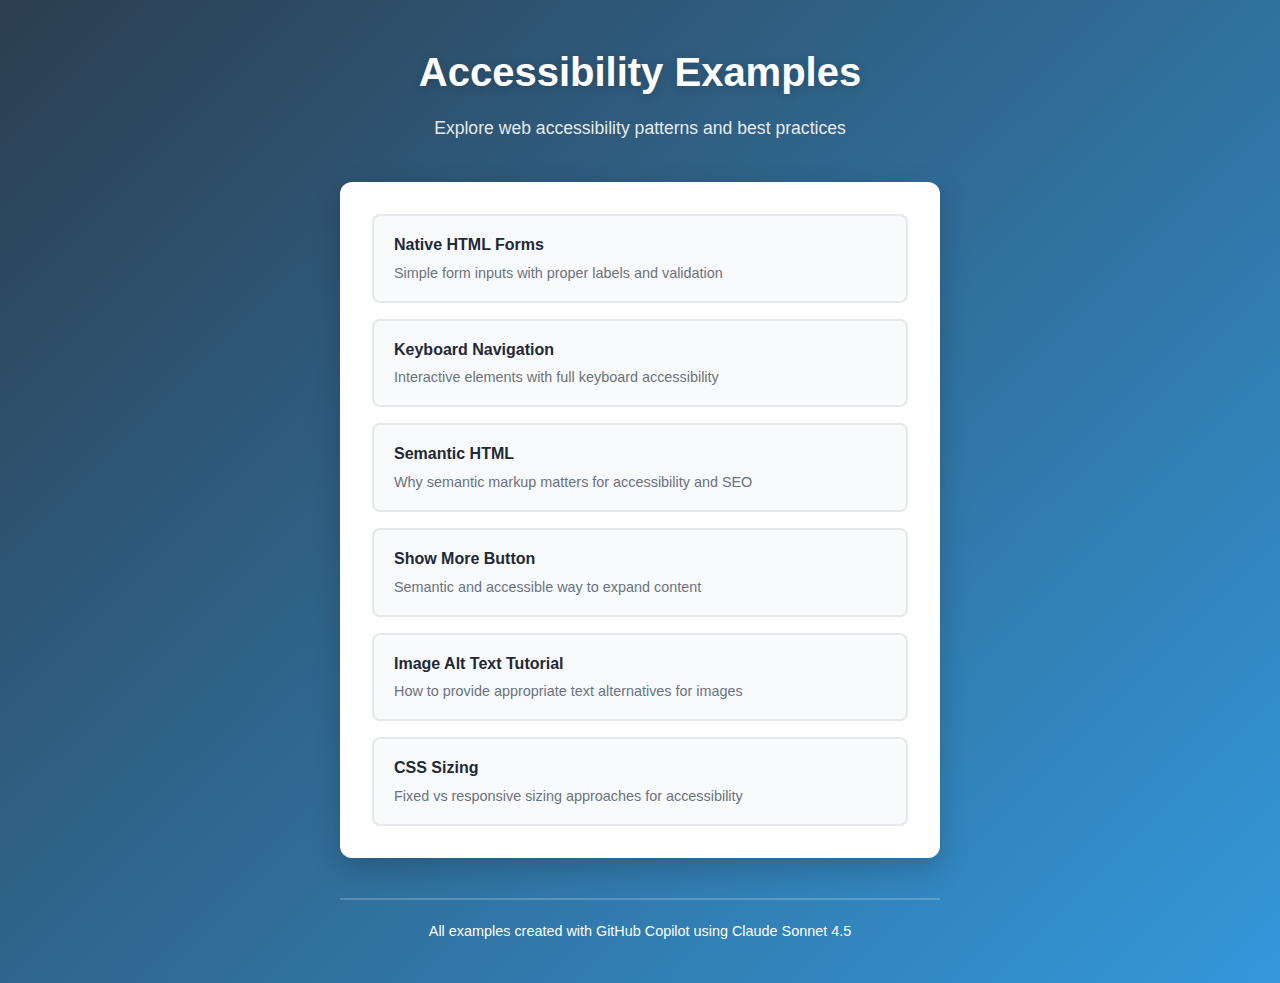
<file: index.html>
<!DOCTYPE html>
<html lang="en">
<head>
    <meta charset="UTF-8">
    <meta name="viewport" content="width=device-width, initial-scale=1.0">
    <title>Accessibility Examples</title>
    <link rel="stylesheet" href="accessibility.css">
    <style>
        .links-container {
            background: white;
            border-radius: 12px;
            padding: 32px;
            box-shadow: 0 10px 30px rgba(0, 0, 0, 0.2);
        }

        .link-list {
            list-style: none;
            padding: 0;
            margin: 0;
        }

        .link-item {
            margin-bottom: 16px;
        }

        .link-item:last-child {
            margin-bottom: 0;
        }

        .link-item a {
            display: block;
            padding: 16px 20px;
            background: #f9fafb;
            border: 2px solid #e5e7eb;
            border-radius: 8px;
            color: #1f2937;
            text-decoration: none;
            transition: all 0.2s ease;
            font-weight: 500;
        }

        .link-item a:hover {
            background: #3498db;
            color: white;
            border-color: #3498db;
            transform: translateX(4px);
        }

        .link-item a:focus {
            outline: 2px solid #3498db;
            outline-offset: 2px;
        }

        .link-description {
            display: block;
            font-size: 0.9rem;
            color: #6b7280;
            margin-top: 4px;
        }

        .link-item a:hover .link-description {
            color: rgba(255, 255, 255, 0.9);
        }
    </style>
</head>
<body>
    <div class="container">
        <h1>Accessibility Examples</h1>
        <p class="subtitle">Explore web accessibility patterns and best practices</p>

        <div class="links-container">
            <ul class="link-list">
                <li class="link-item">
                    <a href="native-html.html">
                        <strong>Native HTML Forms</strong>
                        <span class="link-description">Simple form inputs with proper labels and validation</span>
                    </a>
                </li>
                <li class="link-item">
                    <a href="keyboard.html">
                        <strong>Keyboard Navigation</strong>
                        <span class="link-description">Interactive elements with full keyboard accessibility</span>
                    </a>
                </li>
                <li class="link-item">
                    <a href="semantic.html">
                        <strong>Semantic HTML</strong>
                        <span class="link-description">Why semantic markup matters for accessibility and SEO</span>
                    </a>
                </li>
                <li class="link-item">
                    <a href="showmore.html">
                        <strong>Show More Button</strong>
                        <span class="link-description">Semantic and accessible way to expand content</span>
                    </a>
                </li>
                <li class="link-item">
                    <a href="images-tutorial.html">
                        <strong>Image Alt Text Tutorial</strong>
                        <span class="link-description">How to provide appropriate text alternatives for images</span>
                    </a>
                </li>
                <li class="link-item">
                    <a href="sizing.html">
                        <strong>CSS Sizing</strong>
                        <span class="link-description">Fixed vs responsive sizing approaches for accessibility</span>
                    </a>
                </li>
            </ul>
        </div>
        
        <footer style="margin-top: 40px; padding-top: 20px; border-top: 2px solid rgba(255, 255, 255, 0.2); text-align: center; color: #ffffff; font-size: 0.9rem;">
            <p>All examples created with GitHub Copilot using Claude Sonnet 4.5</p>
        </footer>
    </div>
</body>
</html>
</file>
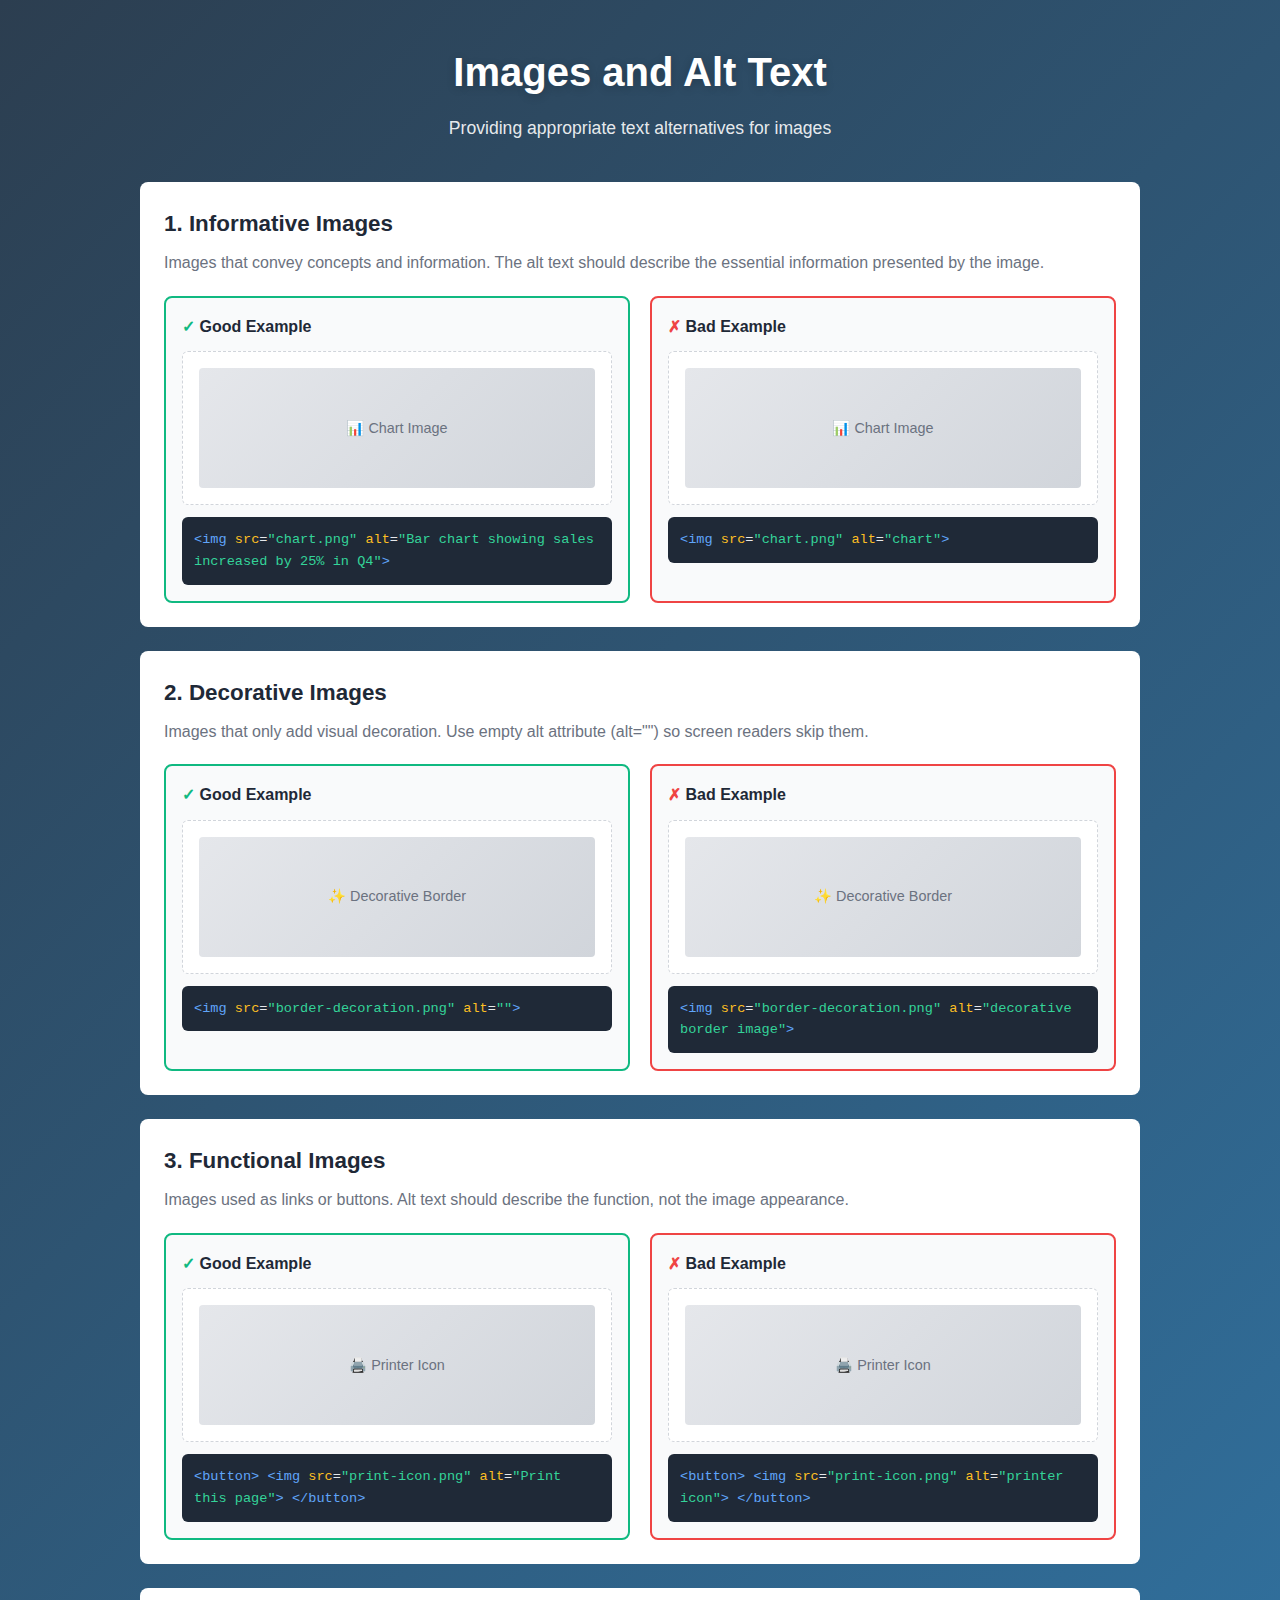
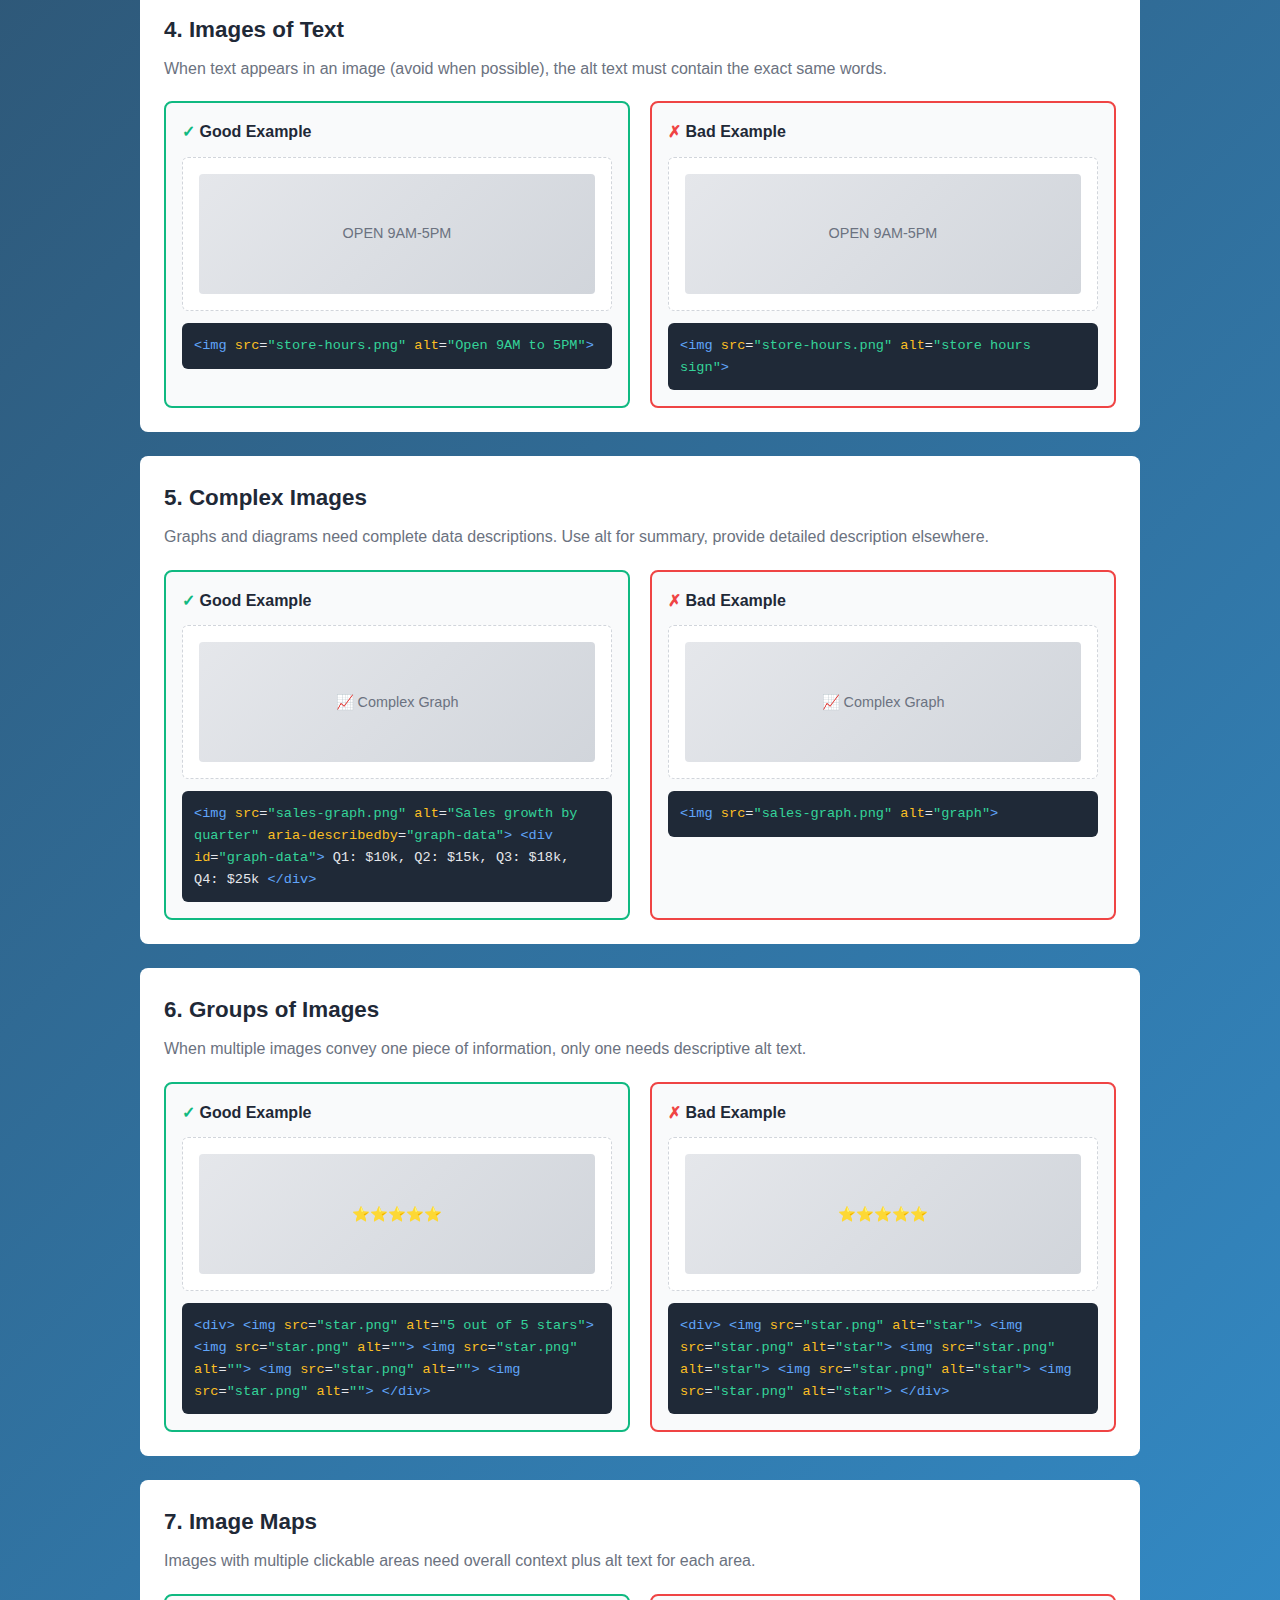
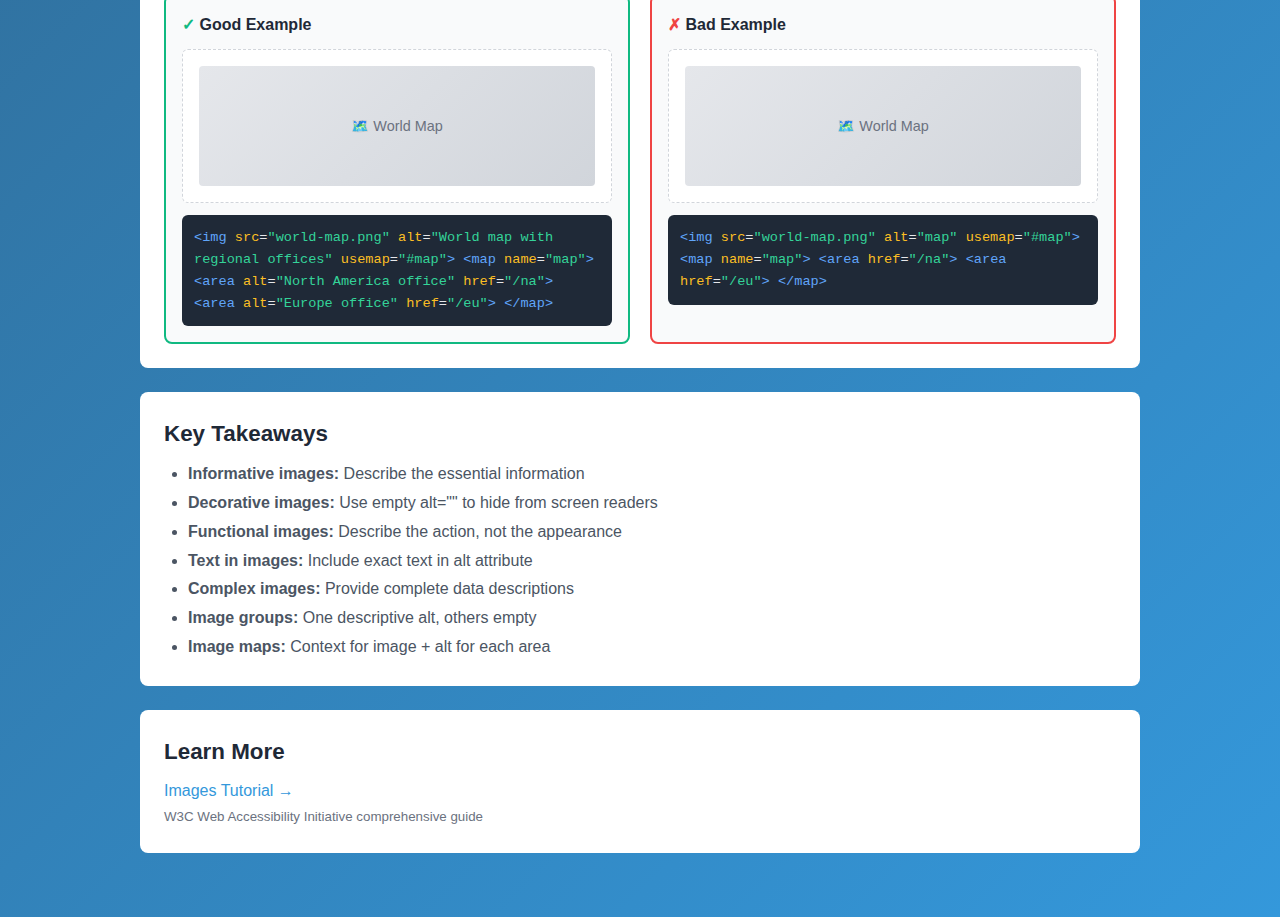
<file: images-tutorial.html>
<!DOCTYPE html>
<html lang="en">
<head>
    <meta charset="UTF-8">
    <meta name="viewport" content="width=device-width, initial-scale=1.0">
    <title>Images and Alt Text Tutorial</title>
    <link rel="stylesheet" href="accessibility.css">
    <style>
        .tutorial-section {
            background: white;
            border-radius: 8px;
            padding: 24px;
            margin-bottom: 24px;
        }

        .tutorial-section h2 {
            color: #1f2937;
            margin-bottom: 8px;
            font-size: 1.4rem;
        }

        .tutorial-section .description {
            color: #6b7280;
            margin-bottom: 20px;
            line-height: 1.6;
        }

        .example-grid {
            display: grid;
            grid-template-columns: 1fr 1fr;
            gap: 20px;
            margin-top: 16px;
        }

        .example-box {
            border: 2px solid #e5e7eb;
            border-radius: 8px;
            padding: 16px;
            background: #f9fafb;
        }

        .example-box h3 {
            font-size: 1rem;
            margin-bottom: 12px;
            color: #1f2937;
        }

        .visual-demo {
            background: white;
            border: 1px dashed #d1d5db;
            border-radius: 6px;
            padding: 16px;
            margin-bottom: 12px;
            text-align: center;
        }

        .visual-demo img {
            max-width: 100%;
            height: auto;
        }

        .placeholder-img {
            width: 100%;
            height: 120px;
            background: linear-gradient(135deg, #e5e7eb 0%, #d1d5db 100%);
            border-radius: 4px;
            display: flex;
            align-items: center;
            justify-content: center;
            color: #6b7280;
            font-size: 0.9rem;
        }

        .code-block {
            background: #1f2937;
            color: #e5e7eb;
            padding: 12px;
            border-radius: 6px;
            font-family: 'Courier New', monospace;
            font-size: 0.85rem;
            overflow-x: auto;
        }

        .code-block .tag {
            color: #60a5fa;
        }

        .code-block .attr {
            color: #fbbf24;
        }

        .code-block .value {
            color: #34d399;
        }

        .good {
            border-color: #10b981;
        }

        .good h3::before {
            content: "✓ ";
            color: #10b981;
        }

        .bad {
            border-color: #ef4444;
        }

        .bad h3::before {
            content: "✗ ";
            color: #ef4444;
        }

        .container {
            max-width: 1000px;
        }

        @media (max-width: 768px) {
            .example-grid {
                grid-template-columns: 1fr;
            }
        }
    </style>
</head>
<body>
    <div class="container">
        <h1>Images and Alt Text</h1>
        <p class="subtitle">Providing appropriate text alternatives for images</p>

        <!-- 1. Informative Images -->
        <div class="tutorial-section">
            <h2>1. Informative Images</h2>
            <p class="description">Images that convey concepts and information. The alt text should describe the essential information presented by the image.</p>
            
            <div class="example-grid">
                <div class="example-box good">
                    <h3>Good Example</h3>
                    <div class="visual-demo">
                        <div class="placeholder-img">📊 Chart Image</div>
                    </div>
                    <div class="code-block">
<span class="tag">&lt;img</span> <span class="attr">src</span>=<span class="value">"chart.png"</span>
     <span class="attr">alt</span>=<span class="value">"Bar chart showing sales increased by 25% in Q4"</span><span class="tag">&gt;</span>
                    </div>
                </div>

                <div class="example-box bad">
                    <h3>Bad Example</h3>
                    <div class="visual-demo">
                        <div class="placeholder-img">📊 Chart Image</div>
                    </div>
                    <div class="code-block">
<span class="tag">&lt;img</span> <span class="attr">src</span>=<span class="value">"chart.png"</span>
     <span class="attr">alt</span>=<span class="value">"chart"</span><span class="tag">&gt;</span>
                    </div>
                </div>
            </div>
        </div>

        <!-- 2. Decorative Images -->
        <div class="tutorial-section">
            <h2>2. Decorative Images</h2>
            <p class="description">Images that only add visual decoration. Use empty alt attribute (alt="") so screen readers skip them.</p>
            
            <div class="example-grid">
                <div class="example-box good">
                    <h3>Good Example</h3>
                    <div class="visual-demo">
                        <div class="placeholder-img">✨ Decorative Border</div>
                    </div>
                    <div class="code-block">
<span class="tag">&lt;img</span> <span class="attr">src</span>=<span class="value">"border-decoration.png"</span>
     <span class="attr">alt</span>=<span class="value">""</span><span class="tag">&gt;</span>
                    </div>
                </div>

                <div class="example-box bad">
                    <h3>Bad Example</h3>
                    <div class="visual-demo">
                        <div class="placeholder-img">✨ Decorative Border</div>
                    </div>
                    <div class="code-block">
<span class="tag">&lt;img</span> <span class="attr">src</span>=<span class="value">"border-decoration.png"</span>
     <span class="attr">alt</span>=<span class="value">"decorative border image"</span><span class="tag">&gt;</span>
                    </div>
                </div>
            </div>
        </div>

        <!-- 3. Functional Images -->
        <div class="tutorial-section">
            <h2>3. Functional Images</h2>
            <p class="description">Images used as links or buttons. Alt text should describe the function, not the image appearance.</p>
            
            <div class="example-grid">
                <div class="example-box good">
                    <h3>Good Example</h3>
                    <div class="visual-demo">
                        <div class="placeholder-img">🖨️ Printer Icon</div>
                    </div>
                    <div class="code-block">
<span class="tag">&lt;button&gt;</span>
  <span class="tag">&lt;img</span> <span class="attr">src</span>=<span class="value">"print-icon.png"</span>
       <span class="attr">alt</span>=<span class="value">"Print this page"</span><span class="tag">&gt;</span>
<span class="tag">&lt;/button&gt;</span>
                    </div>
                </div>

                <div class="example-box bad">
                    <h3>Bad Example</h3>
                    <div class="visual-demo">
                        <div class="placeholder-img">🖨️ Printer Icon</div>
                    </div>
                    <div class="code-block">
<span class="tag">&lt;button&gt;</span>
  <span class="tag">&lt;img</span> <span class="attr">src</span>=<span class="value">"print-icon.png"</span>
       <span class="attr">alt</span>=<span class="value">"printer icon"</span><span class="tag">&gt;</span>
<span class="tag">&lt;/button&gt;</span>
                    </div>
                </div>
            </div>
        </div>

        <!-- 4. Images of Text -->
        <div class="tutorial-section">
            <h2>4. Images of Text</h2>
            <p class="description">When text appears in an image (avoid when possible), the alt text must contain the exact same words.</p>
            
            <div class="example-grid">
                <div class="example-box good">
                    <h3>Good Example</h3>
                    <div class="visual-demo">
                        <div class="placeholder-img">OPEN 9AM-5PM</div>
                    </div>
                    <div class="code-block">
<span class="tag">&lt;img</span> <span class="attr">src</span>=<span class="value">"store-hours.png"</span>
     <span class="attr">alt</span>=<span class="value">"Open 9AM to 5PM"</span><span class="tag">&gt;</span>
                    </div>
                </div>

                <div class="example-box bad">
                    <h3>Bad Example</h3>
                    <div class="visual-demo">
                        <div class="placeholder-img">OPEN 9AM-5PM</div>
                    </div>
                    <div class="code-block">
<span class="tag">&lt;img</span> <span class="attr">src</span>=<span class="value">"store-hours.png"</span>
     <span class="attr">alt</span>=<span class="value">"store hours sign"</span><span class="tag">&gt;</span>
                    </div>
                </div>
            </div>
        </div>

        <!-- 5. Complex Images -->
        <div class="tutorial-section">
            <h2>5. Complex Images</h2>
            <p class="description">Graphs and diagrams need complete data descriptions. Use alt for summary, provide detailed description elsewhere.</p>
            
            <div class="example-grid">
                <div class="example-box good">
                    <h3>Good Example</h3>
                    <div class="visual-demo">
                        <div class="placeholder-img">📈 Complex Graph</div>
                    </div>
                    <div class="code-block">
<span class="tag">&lt;img</span> <span class="attr">src</span>=<span class="value">"sales-graph.png"</span>
     <span class="attr">alt</span>=<span class="value">"Sales growth by quarter"</span>
     <span class="attr">aria-describedby</span>=<span class="value">"graph-data"</span><span class="tag">&gt;</span>
<span class="tag">&lt;div</span> <span class="attr">id</span>=<span class="value">"graph-data"</span><span class="tag">&gt;</span>
  Q1: $10k, Q2: $15k, Q3: $18k, Q4: $25k
<span class="tag">&lt;/div&gt;</span>
                    </div>
                </div>

                <div class="example-box bad">
                    <h3>Bad Example</h3>
                    <div class="visual-demo">
                        <div class="placeholder-img">📈 Complex Graph</div>
                    </div>
                    <div class="code-block">
<span class="tag">&lt;img</span> <span class="attr">src</span>=<span class="value">"sales-graph.png"</span>
     <span class="attr">alt</span>=<span class="value">"graph"</span><span class="tag">&gt;</span>
                    </div>
                </div>
            </div>
        </div>

        <!-- 6. Groups of Images -->
        <div class="tutorial-section">
            <h2>6. Groups of Images</h2>
            <p class="description">When multiple images convey one piece of information, only one needs descriptive alt text.</p>
            
            <div class="example-grid">
                <div class="example-box good">
                    <h3>Good Example</h3>
                    <div class="visual-demo">
                        <div class="placeholder-img">⭐⭐⭐⭐⭐</div>
                    </div>
                    <div class="code-block">
<span class="tag">&lt;div&gt;</span>
  <span class="tag">&lt;img</span> <span class="attr">src</span>=<span class="value">"star.png"</span> <span class="attr">alt</span>=<span class="value">"5 out of 5 stars"</span><span class="tag">&gt;</span>
  <span class="tag">&lt;img</span> <span class="attr">src</span>=<span class="value">"star.png"</span> <span class="attr">alt</span>=<span class="value">""</span><span class="tag">&gt;</span>
  <span class="tag">&lt;img</span> <span class="attr">src</span>=<span class="value">"star.png"</span> <span class="attr">alt</span>=<span class="value">""</span><span class="tag">&gt;</span>
  <span class="tag">&lt;img</span> <span class="attr">src</span>=<span class="value">"star.png"</span> <span class="attr">alt</span>=<span class="value">""</span><span class="tag">&gt;</span>
  <span class="tag">&lt;img</span> <span class="attr">src</span>=<span class="value">"star.png"</span> <span class="attr">alt</span>=<span class="value">""</span><span class="tag">&gt;</span>
<span class="tag">&lt;/div&gt;</span>
                    </div>
                </div>

                <div class="example-box bad">
                    <h3>Bad Example</h3>
                    <div class="visual-demo">
                        <div class="placeholder-img">⭐⭐⭐⭐⭐</div>
                    </div>
                    <div class="code-block">
<span class="tag">&lt;div&gt;</span>
  <span class="tag">&lt;img</span> <span class="attr">src</span>=<span class="value">"star.png"</span> <span class="attr">alt</span>=<span class="value">"star"</span><span class="tag">&gt;</span>
  <span class="tag">&lt;img</span> <span class="attr">src</span>=<span class="value">"star.png"</span> <span class="attr">alt</span>=<span class="value">"star"</span><span class="tag">&gt;</span>
  <span class="tag">&lt;img</span> <span class="attr">src</span>=<span class="value">"star.png"</span> <span class="attr">alt</span>=<span class="value">"star"</span><span class="tag">&gt;</span>
  <span class="tag">&lt;img</span> <span class="attr">src</span>=<span class="value">"star.png"</span> <span class="attr">alt</span>=<span class="value">"star"</span><span class="tag">&gt;</span>
  <span class="tag">&lt;img</span> <span class="attr">src</span>=<span class="value">"star.png"</span> <span class="attr">alt</span>=<span class="value">"star"</span><span class="tag">&gt;</span>
<span class="tag">&lt;/div&gt;</span>
                    </div>
                </div>
            </div>
        </div>

        <!-- 7. Image Maps -->
        <div class="tutorial-section">
            <h2>7. Image Maps</h2>
            <p class="description">Images with multiple clickable areas need overall context plus alt text for each area.</p>
            
            <div class="example-grid">
                <div class="example-box good">
                    <h3>Good Example</h3>
                    <div class="visual-demo">
                        <div class="placeholder-img">🗺️ World Map</div>
                    </div>
                    <div class="code-block">
<span class="tag">&lt;img</span> <span class="attr">src</span>=<span class="value">"world-map.png"</span>
     <span class="attr">alt</span>=<span class="value">"World map with regional offices"</span>
     <span class="attr">usemap</span>=<span class="value">"#map"</span><span class="tag">&gt;</span>
<span class="tag">&lt;map</span> <span class="attr">name</span>=<span class="value">"map"</span><span class="tag">&gt;</span>
  <span class="tag">&lt;area</span> <span class="attr">alt</span>=<span class="value">"North America office"</span>
        <span class="attr">href</span>=<span class="value">"/na"</span><span class="tag">&gt;</span>
  <span class="tag">&lt;area</span> <span class="attr">alt</span>=<span class="value">"Europe office"</span>
        <span class="attr">href</span>=<span class="value">"/eu"</span><span class="tag">&gt;</span>
<span class="tag">&lt;/map&gt;</span>
                    </div>
                </div>

                <div class="example-box bad">
                    <h3>Bad Example</h3>
                    <div class="visual-demo">
                        <div class="placeholder-img">🗺️ World Map</div>
                    </div>
                    <div class="code-block">
<span class="tag">&lt;img</span> <span class="attr">src</span>=<span class="value">"world-map.png"</span>
     <span class="attr">alt</span>=<span class="value">"map"</span>
     <span class="attr">usemap</span>=<span class="value">"#map"</span><span class="tag">&gt;</span>
<span class="tag">&lt;map</span> <span class="attr">name</span>=<span class="value">"map"</span><span class="tag">&gt;</span>
  <span class="tag">&lt;area</span> <span class="attr">href</span>=<span class="value">"/na"</span><span class="tag">&gt;</span>
  <span class="tag">&lt;area</span> <span class="attr">href</span>=<span class="value">"/eu"</span><span class="tag">&gt;</span>
<span class="tag">&lt;/map&gt;</span>
                    </div>
                </div>
            </div>
        </div>

        <!-- Key Takeaways -->
        <div class="tutorial-section">
            <h2>Key Takeaways</h2>
            <ul style="margin-left: 24px; color: #4b5563; line-height: 1.8;">
                <li><strong>Informative images:</strong> Describe the essential information</li>
                <li><strong>Decorative images:</strong> Use empty alt="" to hide from screen readers</li>
                <li><strong>Functional images:</strong> Describe the action, not the appearance</li>
                <li><strong>Text in images:</strong> Include exact text in alt attribute</li>
                <li><strong>Complex images:</strong> Provide complete data descriptions</li>
                <li><strong>Image groups:</strong> One descriptive alt, others empty</li>
                <li><strong>Image maps:</strong> Context for image + alt for each area</li>
            </ul>
        </div>

        <!-- Recommended Reading -->
        <div class="tutorial-section">
            <h2>Learn More</h2>
            <p>
                <a href="https://www.w3.org/WAI/tutorials/images/" 
                   target="_blank" 
                   rel="noopener noreferrer"
                   style="color: #3498db; text-decoration: none; font-weight: 500;">
                    Images Tutorial →
                </a>
                <br>
                <small style="color: #6b7280;">W3C Web Accessibility Initiative comprehensive guide</small>
            </p>
        </div>
    </div>
</body>
</html>
</file>
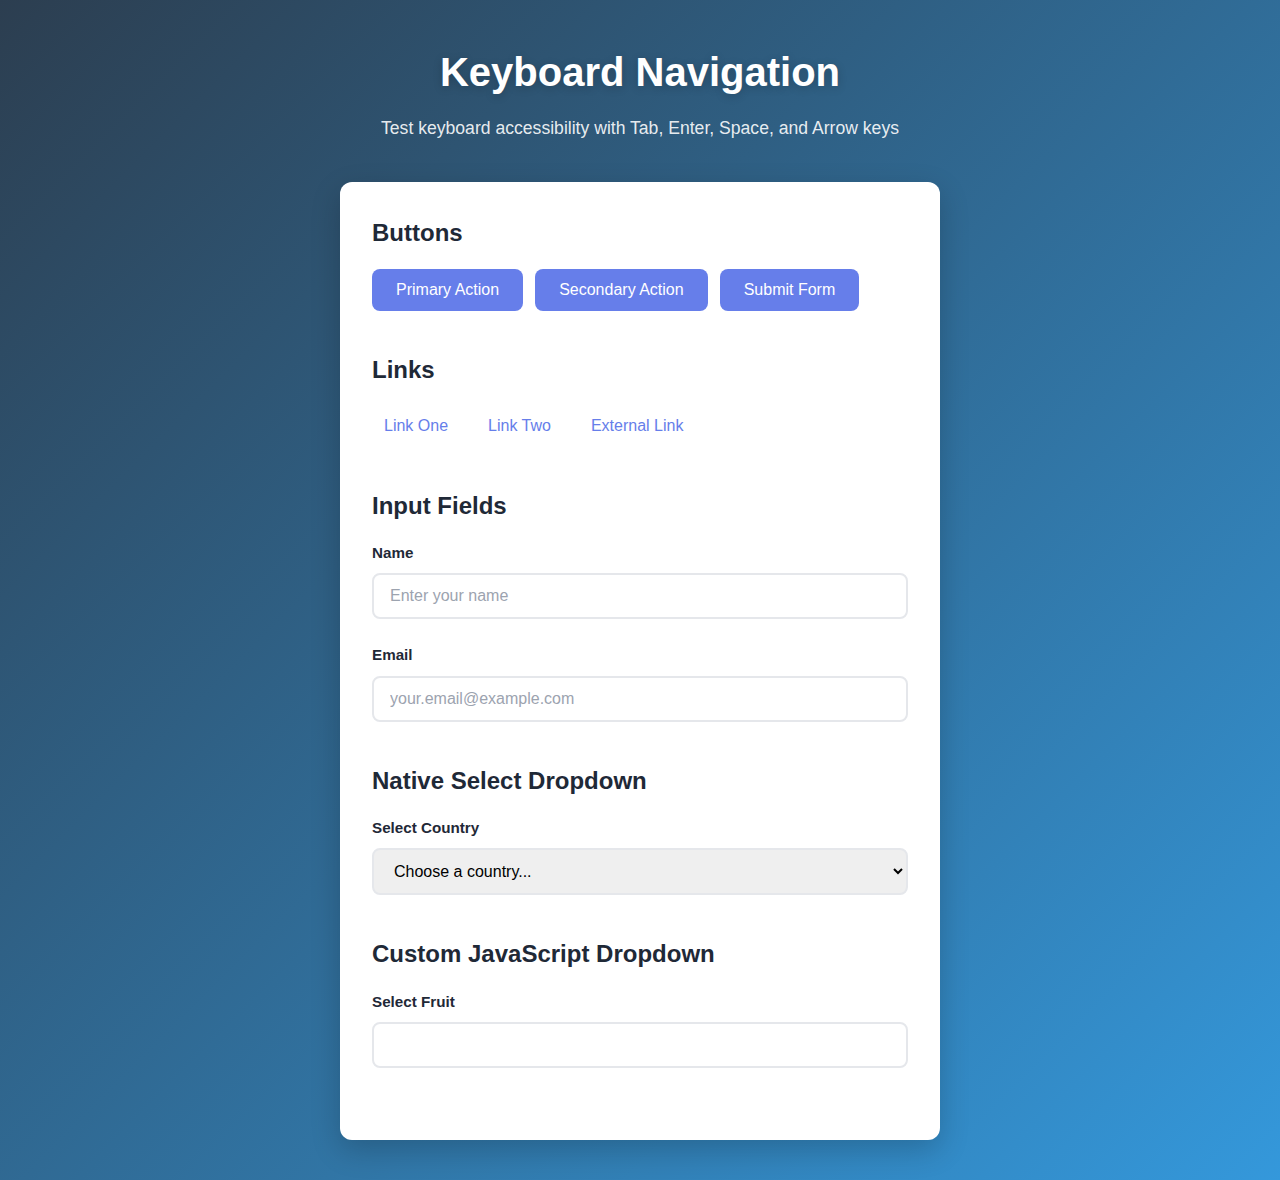
<file: keyboard.html>
<!DOCTYPE html>
<html lang="en">
<head>
    <meta charset="UTF-8">
    <meta name="viewport" content="width=device-width, initial-scale=1.0">
    <title>Keyboard Navigation Examples</title>
    <link rel="stylesheet" href="accessibility.css">
    <style>
        /* Additional styles for keyboard demo */
        .demo-section {
            margin-bottom: 40px;
        }

        .demo-section h2 {
            color: #1f2937;
            margin-bottom: 16px;
            font-size: 1.5rem;
        }

        .button-group {
            display: flex;
            gap: 12px;
            margin-bottom: 20px;
        }

        button {
            padding: 12px 24px;
            background: #667eea;
            color: white;
            border: none;
            border-radius: 8px;
            font-size: 1rem;
            cursor: pointer;
            transition: background 0.2s ease;
        }

        button:hover {
            background: #5568d3;
        }

        button:focus {
            outline: 2px solid #667eea;
            outline-offset: 2px;
        }

        .link-group {
            display: flex;
            gap: 16px;
            margin-bottom: 20px;
        }

        a {
            color: #667eea;
            text-decoration: none;
            padding: 8px 12px;
            border-radius: 4px;
            transition: background 0.2s ease;
        }

        a:hover {
            background: rgba(102, 126, 234, 0.1);
        }

        a:focus {
            outline: 2px solid #667eea;
            outline-offset: 2px;
        }

        /* Native Select Dropdown */
        select {
            width: 100%;
            padding: 12px 16px;
            border: 2px solid #e5e7eb;
            border-radius: 8px;
            font-size: 1rem;
            font-family: inherit;
            cursor: pointer;
            transition: border-color 0.2s ease;
        }

        select:focus {
            outline: none;
            border-color: #667eea;
            box-shadow: 0 0 0 3px rgba(102, 126, 234, 0.1);
        }

        select:hover {
            border-color: #d1d5db;
        }

        /* Custom JS Dropdown */
        .custom-dropdown {
            position: relative;
            width: 100%;
        }

        .dropdown-button {
            width: 100%;
            padding: 12px 16px;
            background: white;
            border: 2px solid #e5e7eb;
            border-radius: 8px;
            font-size: 1rem;
            text-align: left;
            cursor: pointer;
            display: flex;
            justify-content: space-between;
            align-items: center;
            transition: border-color 0.2s ease;
        }

        .dropdown-button:hover {
            border-color: #d1d5db;
        }

        .dropdown-button:focus {
            outline: none;
            border-color: #667eea;
            box-shadow: 0 0 0 3px rgba(102, 126, 234, 0.1);
        }

        .dropdown-arrow {
            transition: transform 0.2s ease;
        }

        .dropdown-button[aria-expanded="true"] .dropdown-arrow {
            transform: rotate(180deg);
        }

        .dropdown-menu {
            position: absolute;
            top: 100%;
            left: 0;
            right: 0;
            margin-top: 4px;
            background: white;
            border: 2px solid #e5e7eb;
            border-radius: 8px;
            box-shadow: 0 4px 12px rgba(0, 0, 0, 0.1);
            max-height: 200px;
            overflow-y: auto;
            z-index: 10;
            display: none;
        }

        .dropdown-menu.open {
            display: block;
        }

        .dropdown-option {
            padding: 12px 16px;
            cursor: pointer;
            transition: background 0.2s ease;
        }

        .dropdown-option:hover {
            background: #f3f4f6;
        }

        .dropdown-option:focus {
            outline: none;
            background: rgba(102, 126, 234, 0.1);
        }

        .dropdown-option.selected {
            background: rgba(102, 126, 234, 0.2);
            font-weight: 600;
        }
    </style>
</head>
<body>
    <div class="container">
        <h1>Keyboard Navigation</h1>
        <p class="subtitle">Test keyboard accessibility with Tab, Enter, Space, and Arrow keys</p>

        <div class="form-container">
            <form>
                <!-- Buttons Section -->
                <div class="demo-section">
                    <h2>Buttons</h2>
                    <div class="button-group">
                        <button type="button">Primary Action</button>
                        <button type="button">Secondary Action</button>
                        <button type="submit">Submit Form</button>
                    </div>
                </div>

                <!-- Links Section -->
                <div class="demo-section">
                    <h2>Links</h2>
                    <div class="link-group">
                        <a href="#section1">Link One</a>
                        <a href="#section2">Link Two</a>
                        <a href="https://example.com" target="_blank" rel="noopener noreferrer">External Link</a>
                    </div>
                </div>

                <!-- Input Fields Section -->
                <div class="demo-section">
                    <h2>Input Fields</h2>
                    <div class="form-group">
                        <label for="name">Name</label>
                        <input 
                            type="text" 
                            id="name" 
                            name="name" 
                            placeholder="Enter your name"
                            maxlength="50"
                        >
                    </div>

                    <div class="form-group">
                        <label for="email">Email</label>
                        <input 
                            type="email" 
                            id="email" 
                            name="email" 
                            placeholder="your.email@example.com"
                            maxlength="100"
                        >
                    </div>
                </div>

                <!-- Native Select Dropdown -->
                <div class="demo-section">
                    <h2>Native Select Dropdown</h2>
                    <div class="form-group">
                        <label for="country">Select Country</label>
                        <select id="country" name="country">
                            <option value="">Choose a country...</option>
                            <option value="us">United States</option>
                            <option value="uk">United Kingdom</option>
                            <option value="ca">Canada</option>
                            <option value="au">Australia</option>
                            <option value="de">Germany</option>
                            <option value="fr">France</option>
                            <option value="jp">Japan</option>
                        </select>
                    </div>
                </div>

                <!-- Custom JS Dropdown -->
                <div class="demo-section">
                    <h2>Custom JavaScript Dropdown</h2>
                    <div class="form-group">
                        <label for="custom-dropdown">Select Fruit</label>
                        <div class="custom-dropdown" id="custom-dropdown">
                            <button 
                                type="button"
                                class="dropdown-button" 
                                aria-haspopup="listbox"
                                aria-expanded="false"
                                id="dropdown-button"
                            >
                                <span id="dropdown-label">Choose a fruit...</span>
                                <span class="dropdown-arrow">▼</span>
                            </button>
                            <div class="dropdown-menu" role="listbox" id="dropdown-menu">
                                <div class="dropdown-option" role="option" tabindex="0" data-value="apple">Apple</div>
                                <div class="dropdown-option" role="option" tabindex="0" data-value="banana">Banana</div>
                                <div class="dropdown-option" role="option" tabindex="0" data-value="orange">Orange</div>
                                <div class="dropdown-option" role="option" tabindex="0" data-value="grape">Grape</div>
                                <div class="dropdown-option" role="option" tabindex="0" data-value="mango">Mango</div>
                                <div class="dropdown-option" role="option" tabindex="0" data-value="strawberry">Strawberry</div>
                            </div>
                        </div>
                    </div>
                </div>
            </form>
        </div>
    </div>

    <script>
        // Custom Dropdown JavaScript
        const dropdownButton = document.getElementById('dropdown-button');
        const dropdownMenu = document.getElementById('dropdown-menu');
        const dropdownLabel = document.getElementById('dropdown-label');
        const dropdownOptions = document.querySelectorAll('.dropdown-option');

        // Toggle dropdown
        dropdownButton.addEventListener('click', () => {
            const isOpen = dropdownButton.getAttribute('aria-expanded') === 'true';
            dropdownButton.setAttribute('aria-expanded', !isOpen);
            dropdownMenu.classList.toggle('open');
            
            if (!isOpen) {
                dropdownOptions[0]?.focus();
            }
        });

        // Select option
        dropdownOptions.forEach(option => {
            option.addEventListener('click', () => {
                selectOption(option);
            });

            option.addEventListener('keydown', (e) => {
                if (e.key === 'Enter' || e.key === ' ') {
                    e.preventDefault();
                    selectOption(option);
                } else if (e.key === 'Escape') {
                    closeDropdown();
                } else if (e.key === 'ArrowDown') {
                    e.preventDefault();
                    const next = option.nextElementSibling;
                    if (next) next.focus();
                } else if (e.key === 'ArrowUp') {
                    e.preventDefault();
                    const prev = option.previousElementSibling;
                    if (prev) prev.focus();
                }
            });
        });

        function selectOption(option) {
            // Remove previous selection
            dropdownOptions.forEach(opt => opt.classList.remove('selected'));
            
            // Set new selection
            option.classList.add('selected');
            dropdownLabel.textContent = option.textContent;
            
            closeDropdown();
        }

        function closeDropdown() {
            dropdownButton.setAttribute('aria-expanded', 'false');
            dropdownMenu.classList.remove('open');
            dropdownButton.focus();
        }

        // Close dropdown when clicking outside
        document.addEventListener('click', (e) => {
            if (!e.target.closest('.custom-dropdown')) {
                closeDropdown();
            }
        });

        // Close dropdown on Escape
        dropdownButton.addEventListener('keydown', (e) => {
            if (e.key === 'Escape') {
                closeDropdown();
            }
        });
    </script>
</body>
</html>
</file>
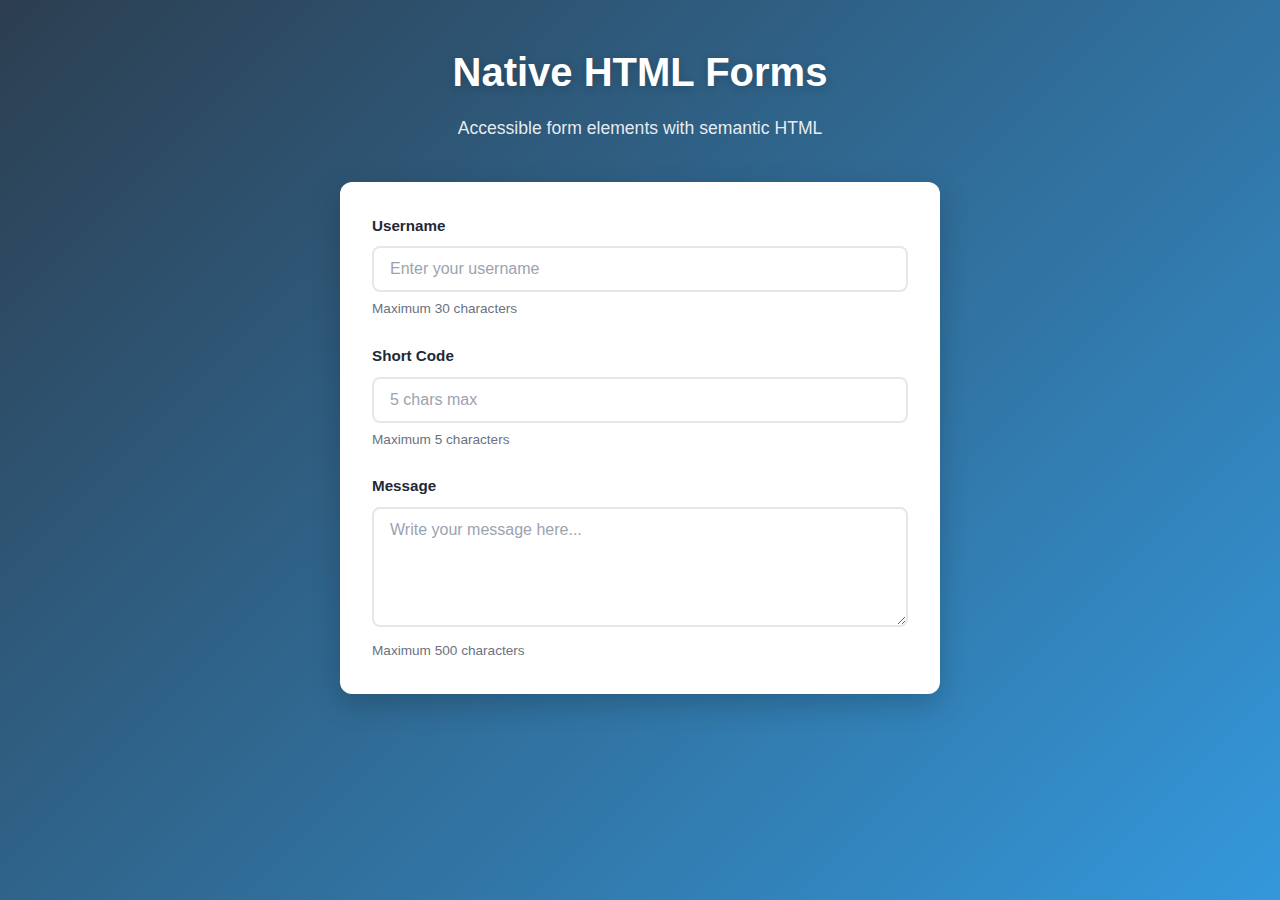
<file: native-html.html>
<!DOCTYPE html>
<html lang="en">
<head>
    <meta charset="UTF-8">
    <meta name="viewport" content="width=device-width, initial-scale=1.0">
    <title>Native HTML Form Elements</title>
    <link rel="stylesheet" href="accessibility.css">
</head>
<body>
    <div class="container">
        <h1>Native HTML Forms</h1>
        <p class="subtitle">Accessible form elements with semantic HTML</p>

        <form class="form-container">
            <div class="form-group">
                <label for="username">Username</label>
                <input 
                    type="text" 
                    id="username" 
                    name="username" 
                    placeholder="Enter your username"
                    maxlength="30"
                >
                <small class="form-note">Maximum 30 characters</small>
            </div>

            <div class="form-group">
                <label for="shortcode">Short Code</label>
                <input 
                    type="text" 
                    id="shortcode" 
                    name="shortcode" 
                    placeholder="5 chars max"
                    maxlength="5"
                >
                <small class="form-note">Maximum 5 characters</small>
            </div>

            <div class="form-group">
                <label for="message">Message</label>
                <textarea 
                    id="message" 
                    name="message" 
                    placeholder="Write your message here..."
                    rows="5"
                    maxlength="500"
                ></textarea>
                <small class="form-note">Maximum 500 characters</small>
            </div>
        </form>
    </div>
</body>
</html>
</file>
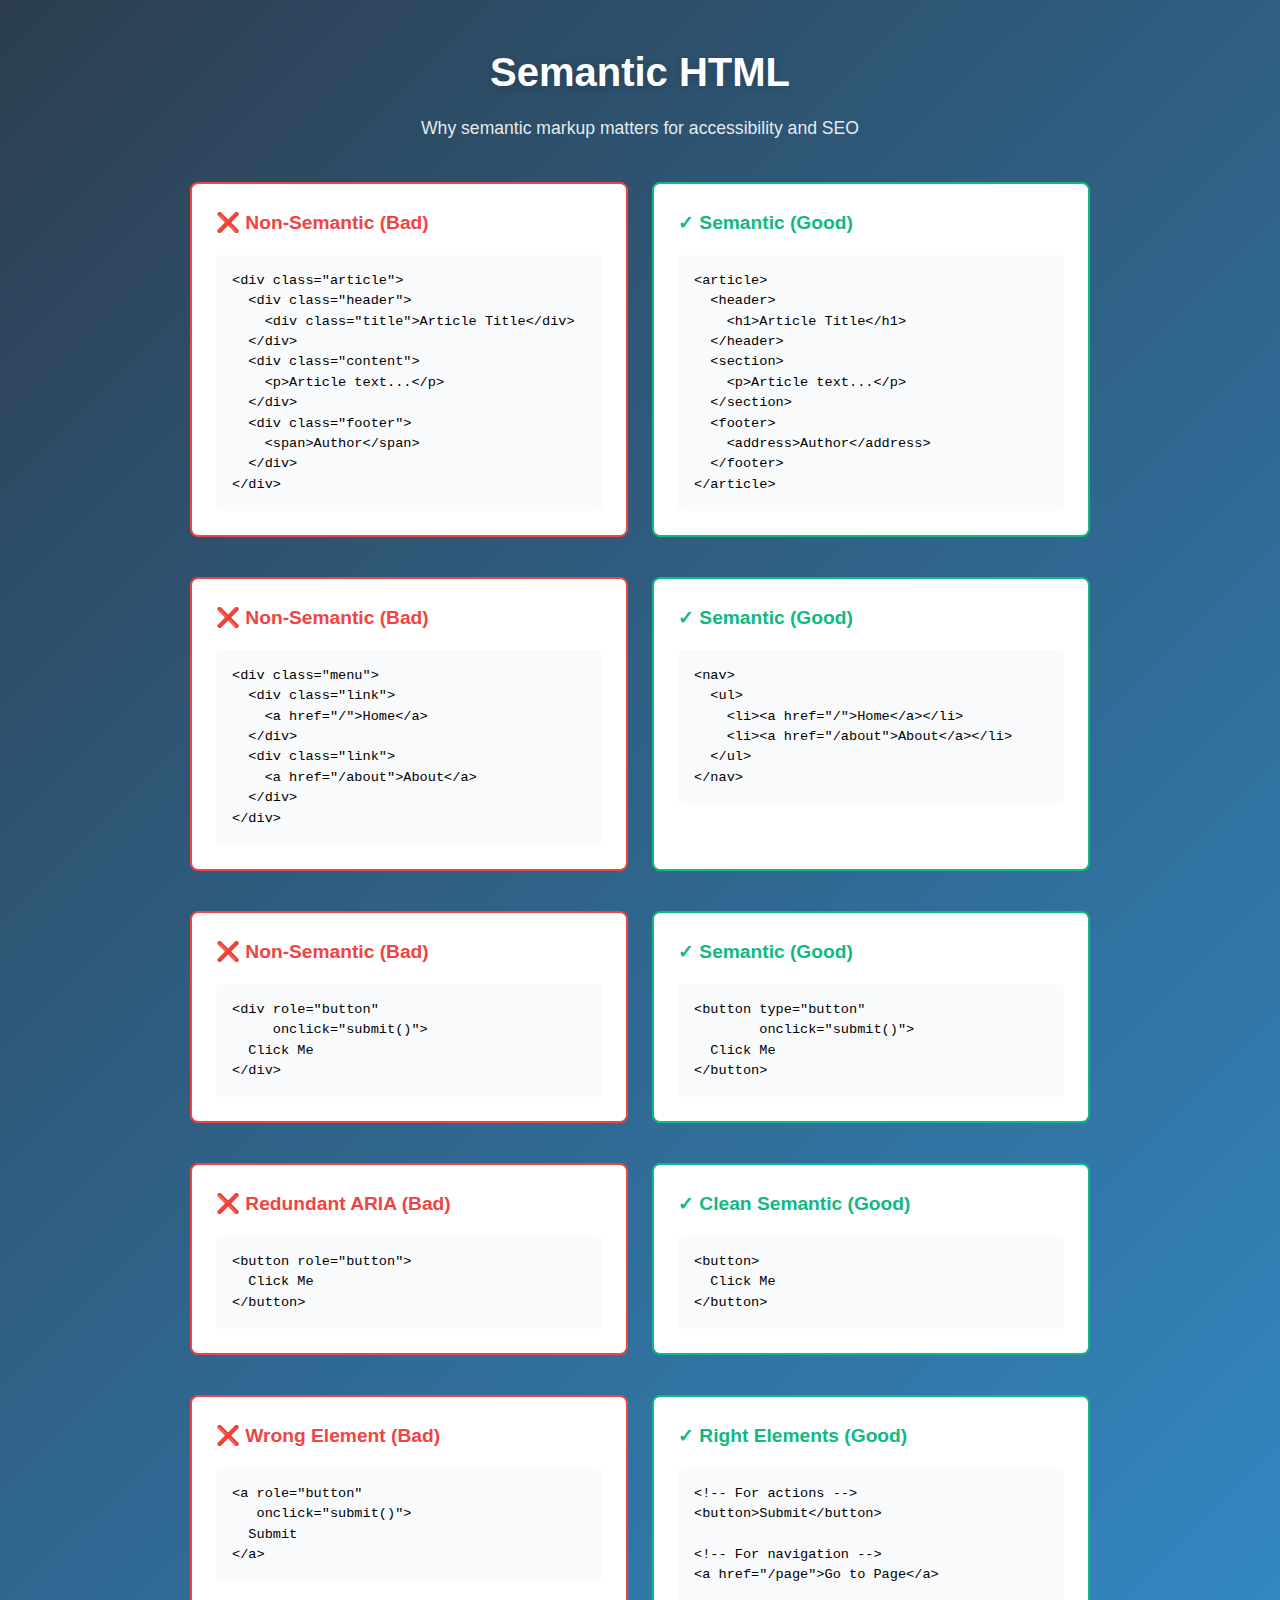
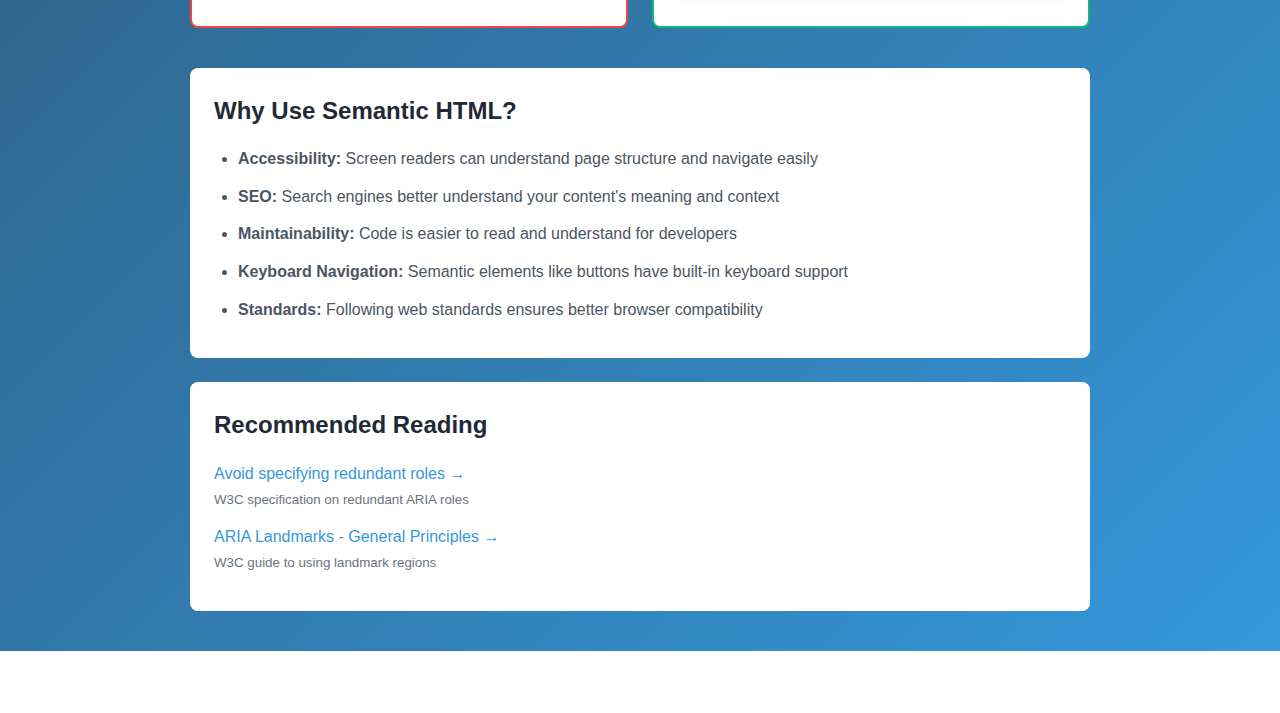
<file: semantic.html>
<!DOCTYPE html>
<html lang="en">
<head>
    <meta charset="UTF-8">
    <meta name="viewport" content="width=device-width, initial-scale=1.0">
    <title>Semantic HTML vs Non-Semantic</title>
    <link rel="stylesheet" href="accessibility.css">
    <style>
        .comparison {
            display: grid;
            grid-template-columns: 1fr 1fr;
            gap: 24px;
            margin-bottom: 40px;
        }

        .example-box {
            background: white;
            border-radius: 8px;
            padding: 24px;
            border: 2px solid #e5e7eb;
            overflow: hidden;
        }

        .bad {
            border-color: #ef4444;
        }

        .good {
            border-color: #10b981;
        }

        .example-box h3 {
            margin-bottom: 16px;
            font-size: 1.2rem;
        }

        .bad h3 {
            color: #ef4444;
        }

        .good h3 {
            color: #10b981;
        }

        pre {
            background: #f9fafb;
            padding: 16px;
            border-radius: 6px;
            overflow-x: auto;
            font-size: 0.85rem;
            line-height: 1.5;
        }

        code {
            font-family: 'Courier New', monospace;
        }

        .benefits {
            background: white;
            border-radius: 8px;
            padding: 24px;
            margin-top: 24px;
        }

        .benefits h2 {
            color: #1f2937;
            margin-bottom: 16px;
        }

        .benefits ul {
            margin-left: 24px;
            color: #4b5563;
        }

        .benefits li {
            margin-bottom: 12px;
            line-height: 1.6;
        }

        .recommended {
            background: white;
            border-radius: 8px;
            padding: 24px;
            margin-top: 24px;
        }

        .recommended h2 {
            color: #1f2937;
            margin-bottom: 16px;
        }

        .recommended ul {
            list-style: none;
            padding: 0;
        }

        .recommended li {
            margin-bottom: 12px;
        }

        .recommended a {
            color: #3498db;
            text-decoration: none;
            font-weight: 500;
            transition: color 0.2s ease;
        }

        .recommended a:hover {
            color: #2980b9;
            text-decoration: underline;
        }

        .recommended a:focus {
            outline: 2px solid #3498db;
            outline-offset: 2px;
        }

        .container {
            max-width: 900px;
        }

        @media (max-width: 768px) {
            .comparison {
                grid-template-columns: 1fr;
            }

            .container {
                max-width: 600px;
            }

            pre {
                font-size: 0.75rem;
            }

            .example-box {
                padding: 16px;
            }
        }
    </style>
</head>
<body>
    <div class="container">
        <h1>Semantic HTML</h1>
        <p class="subtitle">Why semantic markup matters for accessibility and SEO</p>

        <!-- Example 1: Article Structure -->
        <div class="comparison">
            <div class="example-box bad">
                <h3>❌ Non-Semantic (Bad)</h3>
                <pre><code>&lt;div class="article"&gt;
  &lt;div class="header"&gt;
    &lt;div class="title"&gt;Article Title&lt;/div&gt;
  &lt;/div&gt;
  &lt;div class="content"&gt;
    &lt;p&gt;Article text...&lt;/p&gt;
  &lt;/div&gt;
  &lt;div class="footer"&gt;
    &lt;span&gt;Author&lt;/span&gt;
  &lt;/div&gt;
&lt;/div&gt;</code></pre>
            </div>

            <div class="example-box good">
                <h3>✓ Semantic (Good)</h3>
                <pre><code>&lt;article&gt;
  &lt;header&gt;
    &lt;h1&gt;Article Title&lt;/h1&gt;
  &lt;/header&gt;
  &lt;section&gt;
    &lt;p&gt;Article text...&lt;/p&gt;
  &lt;/section&gt;
  &lt;footer&gt;
    &lt;address&gt;Author&lt;/address&gt;
  &lt;/footer&gt;
&lt;/article&gt;</code></pre>
            </div>
        </div>

        <!-- Example 2: Navigation -->
        <div class="comparison">
            <div class="example-box bad">
                <h3>❌ Non-Semantic (Bad)</h3>
                <pre><code>&lt;div class="menu"&gt;
  &lt;div class="link"&gt;
    &lt;a href="/"&gt;Home&lt;/a&gt;
  &lt;/div&gt;
  &lt;div class="link"&gt;
    &lt;a href="/about"&gt;About&lt;/a&gt;
  &lt;/div&gt;
&lt;/div&gt;</code></pre>
            </div>

            <div class="example-box good">
                <h3>✓ Semantic (Good)</h3>
                <pre><code>&lt;nav&gt;
  &lt;ul&gt;
    &lt;li&gt;&lt;a href="/"&gt;Home&lt;/a&gt;&lt;/li&gt;
    &lt;li&gt;&lt;a href="/about"&gt;About&lt;/a&gt;&lt;/li&gt;
  &lt;/ul&gt;
&lt;/nav&gt;</code></pre>
            </div>
        </div>

        <!-- Example 3: Button vs Div -->
        <div class="comparison">
            <div class="example-box bad">
                <h3>❌ Non-Semantic (Bad)</h3>
                <pre><code>&lt;div role="button" 
     onclick="submit()"&gt;
  Click Me
&lt;/div&gt;</code></pre>
            </div>

            <div class="example-box good">
                <h3>✓ Semantic (Good)</h3>
                <pre><code>&lt;button type="button"
        onclick="submit()"&gt;
  Click Me
&lt;/button&gt;</code></pre>
            </div>
        </div>

        <!-- Example 4: Redundant ARIA Role -->
        <div class="comparison">
            <div class="example-box bad">
                <h3>❌ Redundant ARIA (Bad)</h3>
                <pre><code>&lt;button role="button"&gt;
  Click Me
&lt;/button&gt;</code></pre>
            </div>

            <div class="example-box good">
                <h3>✓ Clean Semantic (Good)</h3>
                <pre><code>&lt;button&gt;
  Click Me
&lt;/button&gt;</code></pre>
            </div>
        </div>

        <!-- Example 5: Link vs Button -->
        <div class="comparison">
            <div class="example-box bad">
                <h3>❌ Wrong Element (Bad)</h3>
                <pre><code>&lt;a role="button" 
   onclick="submit()"&gt;
  Submit
&lt;/a&gt;</code></pre>
            </div>

            <div class="example-box good">
                <h3>✓ Right Elements (Good)</h3>
                <pre><code>&lt;!-- For actions --&gt;
&lt;button&gt;Submit&lt;/button&gt;

&lt;!-- For navigation --&gt;
&lt;a href="/page"&gt;Go to Page&lt;/a&gt;</code></pre>
            </div>
        </div>

        <!-- Benefits Section -->
        <div class="benefits">
            <h2>Why Use Semantic HTML?</h2>
            <ul>
                <li><strong>Accessibility:</strong> Screen readers can understand page structure and navigate easily</li>
                <li><strong>SEO:</strong> Search engines better understand your content's meaning and context</li>
                <li><strong>Maintainability:</strong> Code is easier to read and understand for developers</li>
                <li><strong>Keyboard Navigation:</strong> Semantic elements like buttons have built-in keyboard support</li>
                <li><strong>Standards:</strong> Following web standards ensures better browser compatibility</li>
            </ul>
        </div>

        <!-- Recommended Reading -->
        <div class="recommended">
            <h2>Recommended Reading</h2>
            <ul>
                <li>
                    <a href="https://www.w3.org/TR/html-aria/#avoid-specifying-redundant-roles" target="_blank" rel="noopener noreferrer">
                        Avoid specifying redundant roles →
                    </a>
                    <br>
                    <small style="color: #6b7280;">W3C specification on redundant ARIA roles</small>
                </li>
                <li>
                    <a href="https://www.w3.org/WAI/ARIA/apg/patterns/landmarks/examples/general-principles.html" target="_blank" rel="noopener noreferrer">
                        ARIA Landmarks - General Principles →
                    </a>
                    <br>
                    <small style="color: #6b7280;">W3C guide to using landmark regions</small>
                </li>
            </ul>
        </div>
    </div>
</body>
</html>
</file>
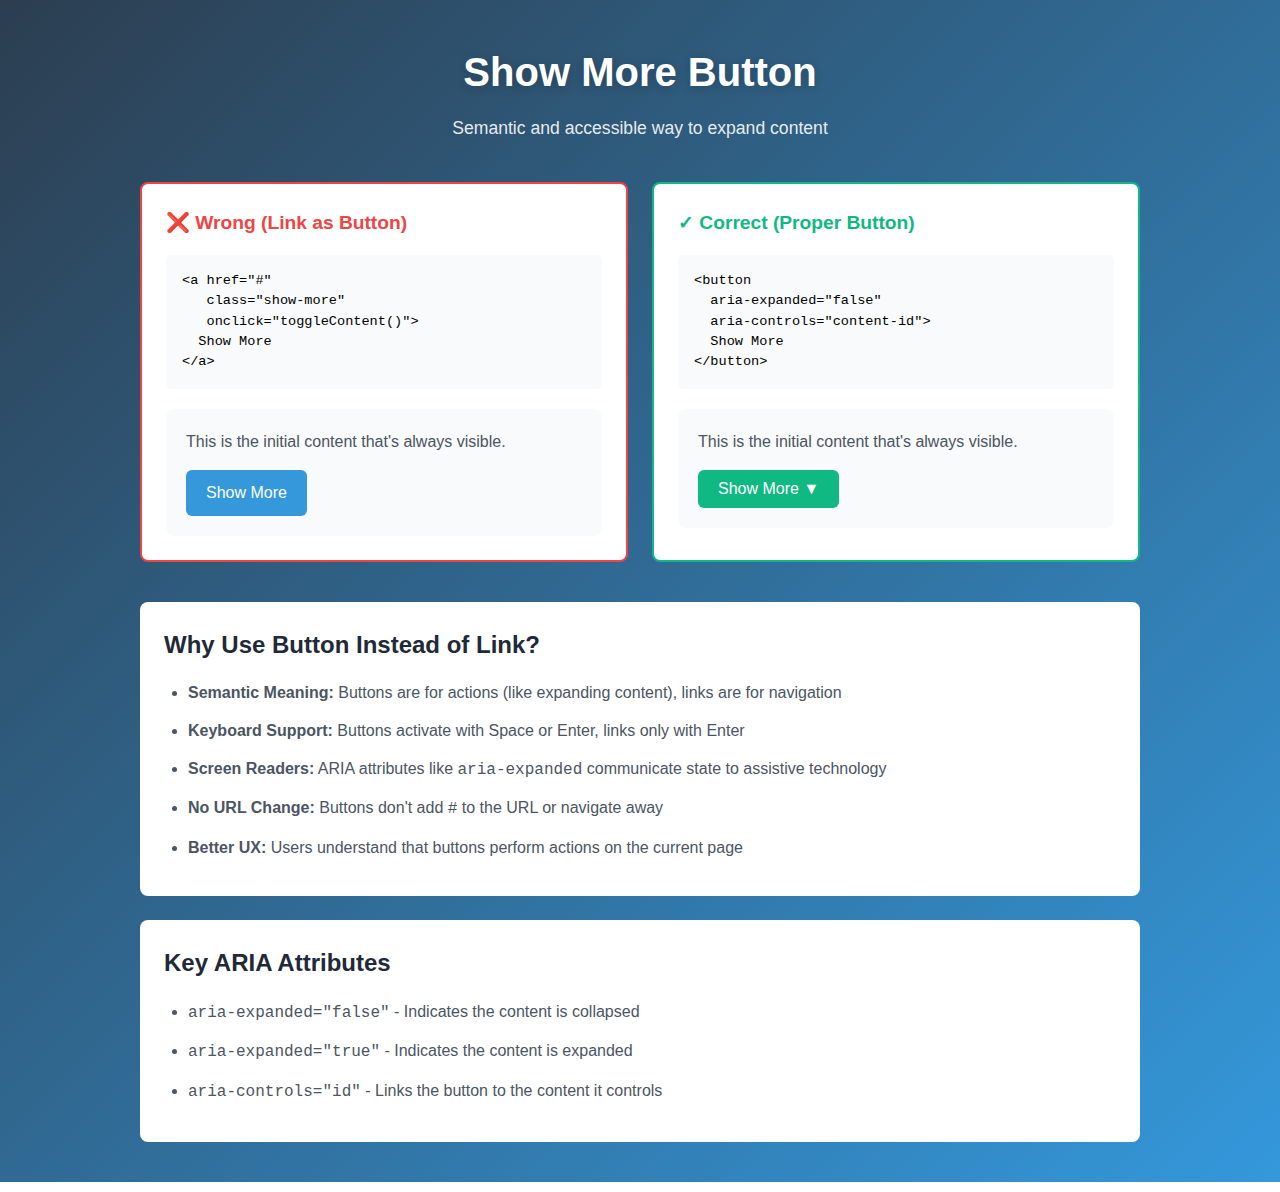
<file: showmore.html>
<!DOCTYPE html>
<html lang="en">
<head>
    <meta charset="UTF-8">
    <meta name="viewport" content="width=device-width, initial-scale=1.0">
    <title>Show More Button - Accessibility</title>
    <link rel="stylesheet" href="accessibility.css">
    <style>
        .comparison {
            display: grid;
            grid-template-columns: 1fr 1fr;
            gap: 24px;
            margin-bottom: 40px;
        }

        .example-box {
            background: white;
            border-radius: 8px;
            padding: 24px;
            border: 2px solid #e5e7eb;
            min-width: 0;
        }

        .bad {
            border-color: #ef4444;
        }

        .good {
            border-color: #10b981;
        }

        .example-box h3 {
            margin-bottom: 16px;
            font-size: 1.2rem;
        }

        .bad h3 {
            color: #ef4444;
        }

        .good h3 {
            color: #10b981;
        }

        .demo {
            margin-top: 20px;
            padding: 20px;
            background: #f9fafb;
            border-radius: 8px;
        }

        .content {
            margin-bottom: 16px;
        }

        .content p {
            margin-bottom: 12px;
            color: #4b5563;
        }

        .more-content {
            max-height: 0;
            overflow: hidden;
            transition: max-height 0.3s ease;
        }

        .more-content.expanded {
            max-height: 500px;
        }

        .container {
            max-width: 1000px;
        }

        /* Wrong Example - Link styled as button */
        .show-more-link {
            display: inline-block;
            padding: 10px 20px;
            background: #3498db;
            color: white;
            text-decoration: none;
            border-radius: 6px;
            cursor: pointer;
        }

        .show-more-link:hover {
            background: #2980b9;
        }

        /* Good Example - Proper button */
        .show-more-btn {
            padding: 10px 20px;
            background: #10b981;
            color: white;
            border: none;
            border-radius: 6px;
            cursor: pointer;
            font-size: 1rem;
            transition: background 0.2s ease;
        }

        .show-more-btn:hover {
            background: #059669;
        }

        .show-more-btn:focus {
            outline: 2px solid #10b981;
            outline-offset: 2px;
        }

        .show-more-btn[aria-expanded="true"]::after {
            content: " ▲";
        }

        .show-more-btn[aria-expanded="false"]::after {
            content: " ▼";
        }

        .explanation {
            background: white;
            border-radius: 8px;
            padding: 24px;
            margin-top: 24px;
        }

        .explanation h2 {
            color: #1f2937;
            margin-bottom: 16px;
        }

        .explanation ul {
            margin-left: 24px;
            color: #4b5563;
        }

        .explanation li {
            margin-bottom: 12px;
            line-height: 1.6;
        }

        pre {
            background: #f9fafb;
            padding: 16px;
            border-radius: 6px;
            overflow-x: auto;
            font-size: 0.85rem;
            line-height: 1.5;
            margin-top: 16px;
        }

        code {
            font-family: 'Courier New', monospace;
        }

        @media (max-width: 768px) {
            .comparison {
                grid-template-columns: 1fr;
            }
        }
    </style>
</head>
<body>
    <div class="container">
        <h1>Show More Button</h1>
        <p class="subtitle">Semantic and accessible way to expand content</p>

        <div class="comparison">
            <!-- Wrong Example -->
            <div class="example-box bad">
                <h3>❌ Wrong (Link as Button)</h3>
                <pre><code>&lt;a href="#" 
   class="show-more"
   onclick="toggleContent()"&gt;
  Show More
&lt;/a&gt;</code></pre>
                <div class="demo">
                    <div class="content">
                        <p>This is the initial content that's always visible.</p>
                    </div>
                    <div class="more-content" id="bad-content">
                        <p>This is the hidden content that appears when clicked.</p>
                        <p>Using a link for this action is semantically incorrect.</p>
                    </div>
                    <a href="#" class="show-more-link" id="bad-toggle">Show More</a>
                </div>
            </div>

            <!-- Good Example -->
            <div class="example-box good">
                <h3>✓ Correct (Proper Button)</h3>
                <pre><code>&lt;button 
  aria-expanded="false"
  aria-controls="content-id"&gt;
  Show More
&lt;/button&gt;</code></pre>
                <div class="demo">
                    <div class="content">
                        <p>This is the initial content that's always visible.</p>
                    </div>
                    <div class="more-content" id="good-content">
                        <p>This is the hidden content that appears when clicked.</p>
                        <p>Using a button with ARIA attributes is the correct approach.</p>
                    </div>
                    <button 
                        class="show-more-btn" 
                        id="good-toggle"
                        aria-expanded="false"
                        aria-controls="good-content"
                    >
                        Show More
                    </button>
                </div>
            </div>
        </div>

        <!-- Explanation -->
        <div class="explanation">
            <h2>Why Use Button Instead of Link?</h2>
            <ul>
                <li><strong>Semantic Meaning:</strong> Buttons are for actions (like expanding content), links are for navigation</li>
                <li><strong>Keyboard Support:</strong> Buttons activate with Space or Enter, links only with Enter</li>
                <li><strong>Screen Readers:</strong> ARIA attributes like <code>aria-expanded</code> communicate state to assistive technology</li>
                <li><strong>No URL Change:</strong> Buttons don't add <code>#</code> to the URL or navigate away</li>
                <li><strong>Better UX:</strong> Users understand that buttons perform actions on the current page</li>
            </ul>
        </div>

        <div class="explanation">
            <h2>Key ARIA Attributes</h2>
            <ul>
                <li><code>aria-expanded="false"</code> - Indicates the content is collapsed</li>
                <li><code>aria-expanded="true"</code> - Indicates the content is expanded</li>
                <li><code>aria-controls="id"</code> - Links the button to the content it controls</li>
            </ul>
        </div>
    </div>

    <script>
        // Bad Example (Link)
        const badToggle = document.getElementById('bad-toggle');
        const badContent = document.getElementById('bad-content');
        let badExpanded = false;

        badToggle.addEventListener('click', (e) => {
            e.preventDefault();
            badExpanded = !badExpanded;
            badContent.classList.toggle('expanded');
            badToggle.textContent = badExpanded ? 'Show Less' : 'Show More';
        });

        // Good Example (Button)
        const goodToggle = document.getElementById('good-toggle');
        const goodContent = document.getElementById('good-content');

        goodToggle.addEventListener('click', () => {
            const isExpanded = goodToggle.getAttribute('aria-expanded') === 'true';
            goodToggle.setAttribute('aria-expanded', !isExpanded);
            goodContent.classList.toggle('expanded');
            goodToggle.textContent = isExpanded ? 'Show More' : 'Show Less';
        });
    </script>
</body>
</html>
</file>
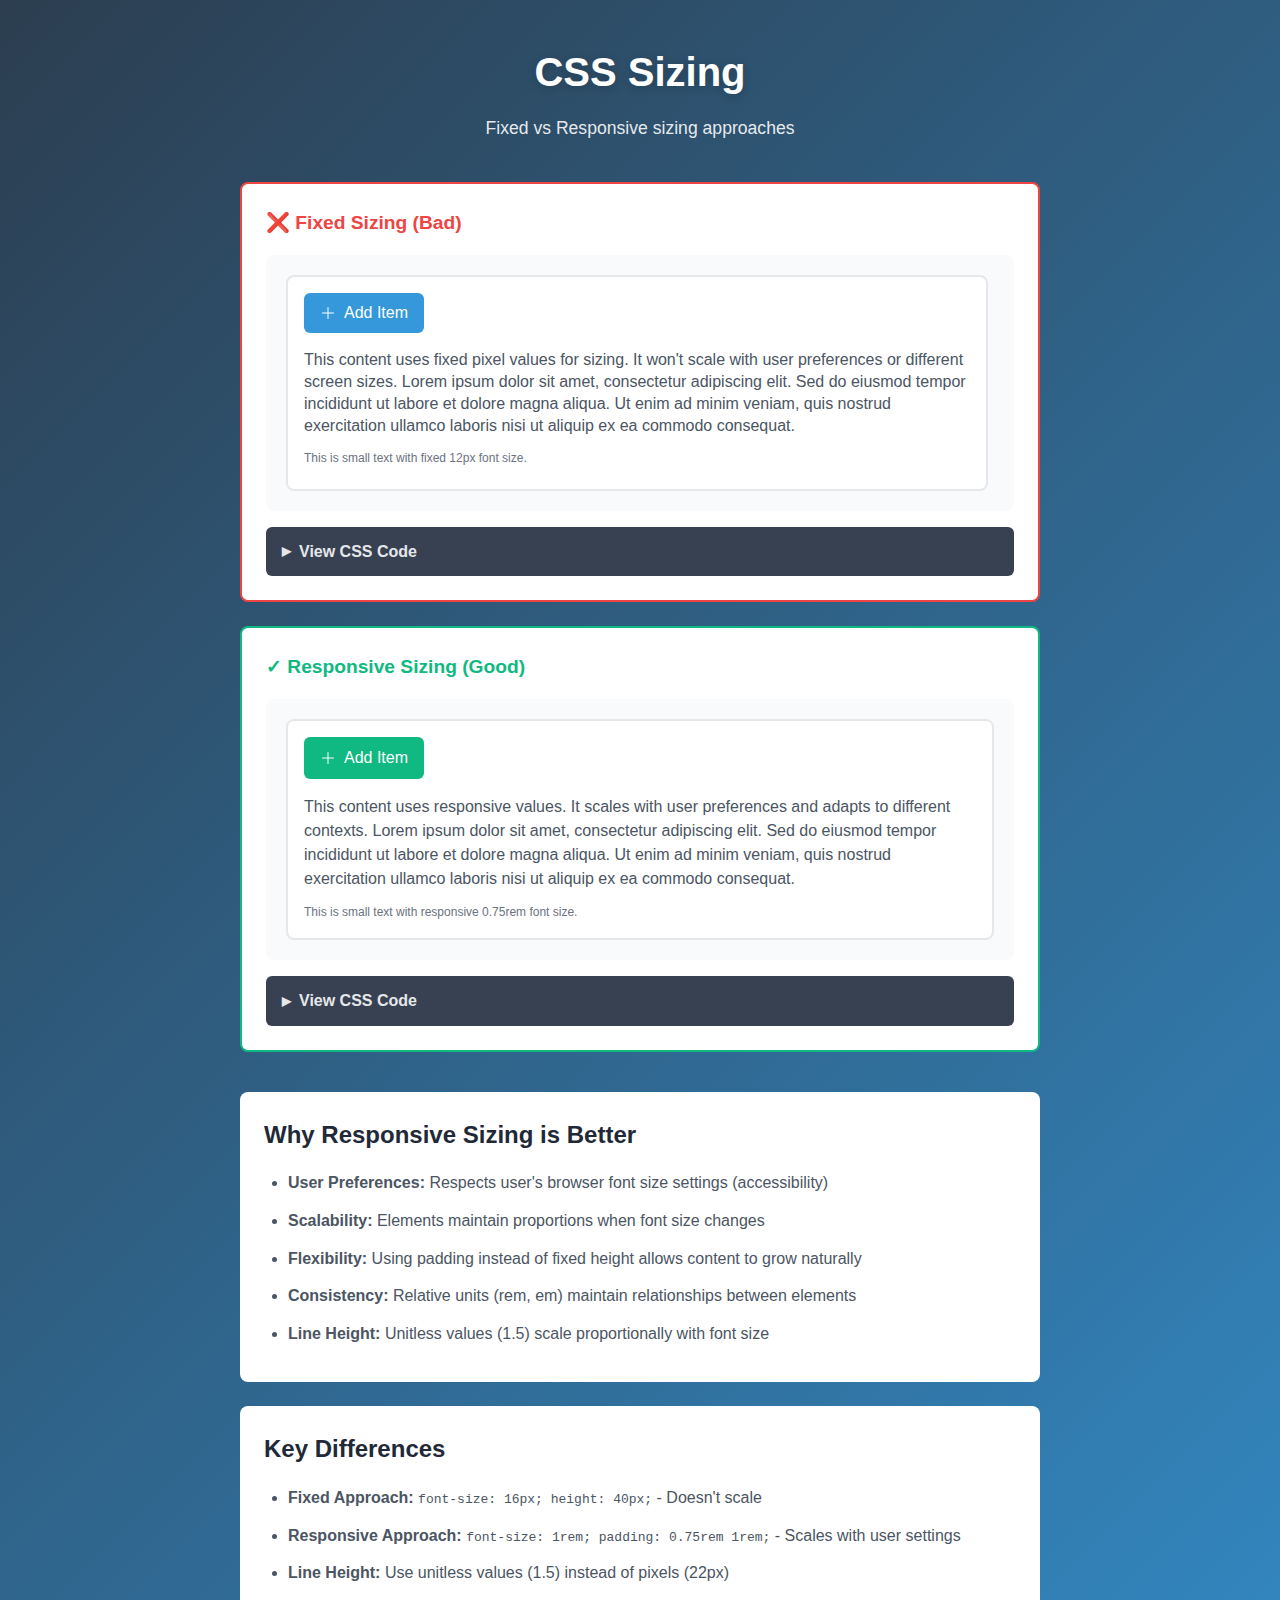
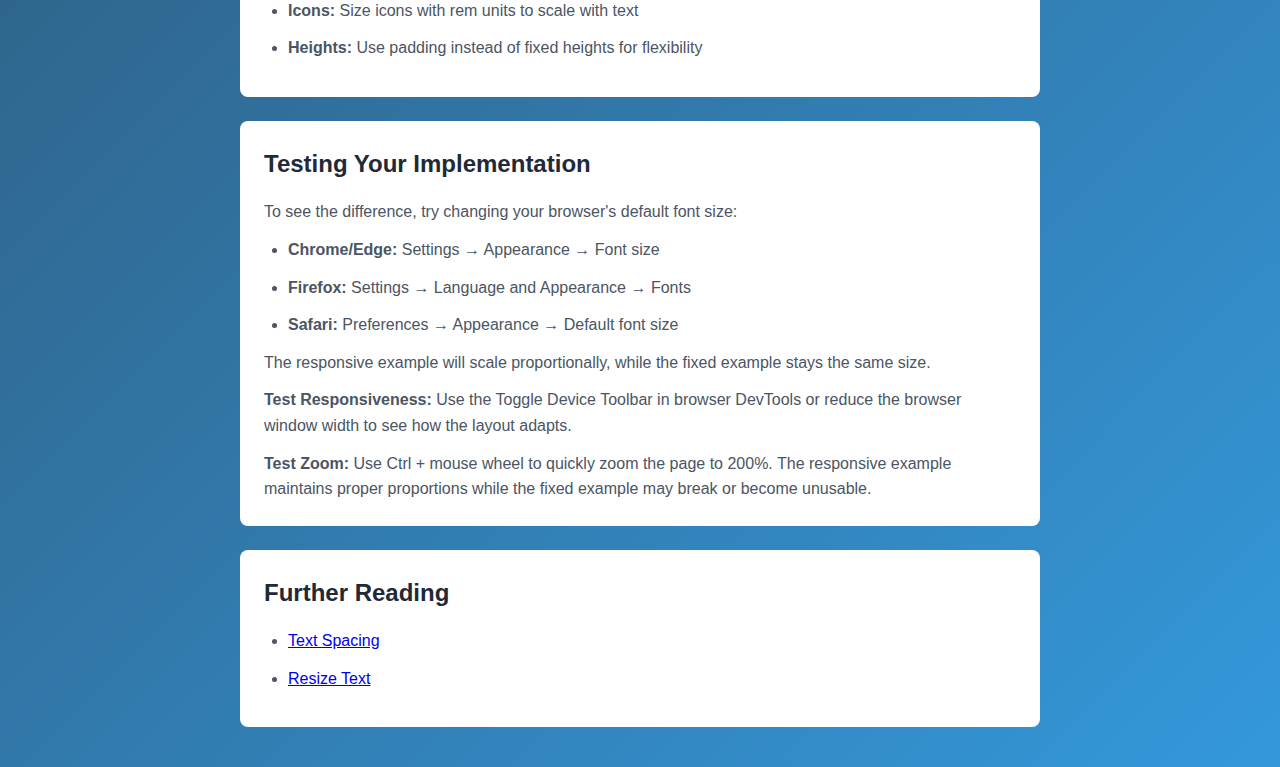
<file: sizing.html>
<!DOCTYPE html>
<html lang="en">
<head>
    <meta charset="UTF-8">
    <meta name="viewport" content="width=device-width, initial-scale=1.0">
    <title>CSS Sizing - Fixed vs Responsive</title>
    <link rel="stylesheet" href="accessibility.css">
    <style>
        .comparison {
            margin-bottom: 40px;
        }

        .example-box {
            background: white;
            border-radius: 8px;
            padding: 24px;
            border: 2px solid #e5e7eb;
            margin-bottom: 24px;
        }

        .bad {
            border-color: #ef4444;
        }

        .good {
            border-color: #10b981;
        }

        .example-box h3 {
            margin-bottom: 16px;
            font-size: 1.2rem;
        }

        .bad h3 {
            color: #ef4444;
        }

        .good h3 {
            color: #10b981;
        }

        .demo-content {
            background: #f9fafb;
            border-radius: 8px;
            padding: 20px;
            margin-top: 16px;
        }

        /* Fixed Size Example */
        .fixed-content {
            width: 702px;
            height: 216px;
            background: white;
  border: 2px solid #e5e7eb;
  border-radius: 8px;
  padding: 16px;
}        .fixed-button {
            display: inline-flex;
            align-items: center;
            gap: 8px;
            font-size: 16px;
            height: 40px;
            padding: 0 16px;
            background: #3498db;
            color: white;
            border: none;
            border-radius: 6px;
            cursor: pointer;
            margin-bottom: 16px;
        }

        .fixed-button svg {
            width: 16px;
            height: 16px;
        }

        .fixed-paragraph {
            font-size: 16px;
            line-height: 22px;
            color: #4b5563;
        }

        .fixed-small-text {
            font-size: 12px;
            color: #6b7280;
            margin-top: 12px;
        }

        /* Responsive Size Example */
        .responsive-content {
            background: white;
            border: 2px solid #e5e7eb;
            border-radius: 8px;
            padding: 16px;
        }

        .responsive-button {
            display: inline-flex;
            align-items: center;
            gap: 8px;
            font-size: 1rem;
            padding: 12px 16px;
            background: #10b981;
            color: white;
            border: none;
            border-radius: 6px;
            cursor: pointer;
            margin-bottom: 16px;
        }

        .responsive-button svg {
            width: 1rem;
            height: 1rem;
        }

        .responsive-paragraph {
            line-height: 1.5;
            color: #4b5563;
        }

        .responsive-small-text {
            font-size: 0.75rem;
            color: #6b7280;
            margin-top: 12px;
        }

        .code-block {
            background: #1f2937;
            color: #e5e7eb;
            padding: 12px;
            border-radius: 6px;
            font-family: 'Courier New', monospace;
            font-size: 0.85rem;
            overflow-x: auto;
            margin-top: 16px;
            white-space: pre-wrap;
            word-break: break-word;
        }

        .code-block .prop {
            color: #60a5fa;
        }

        .code-block .value {
            color: #34d399;
        }

        .code-block .comment {
            color: #9ca3af;
        }

        details {
            margin-top: 16px;
        }

        summary {
            cursor: pointer;
            padding: 12px 16px;
            background: #374151;
            color: #e5e7eb;
            border-radius: 6px;
            font-weight: 600;
            user-select: none;
            display: flex;
            align-items: center;
            gap: 8px;
        }

        summary:hover {
            background: #4b5563;
        }

        summary::marker {
            display: none;
        }

        summary::before {
            content: '▶';
            font-size: 0.75rem;
            transition: transform 0.2s;
        }

        details[open] summary::before {
            transform: rotate(90deg);
        }

        .explanation {
            background: white;
            border-radius: 8px;
            padding: 24px;
            margin-top: 24px;
        }

        .explanation h2 {
            color: #1f2937;
            margin-bottom: 16px;
        }

        .explanation ul {
            margin-left: 24px;
            color: #4b5563;
        }

        .explanation li {
            margin-bottom: 12px;
            line-height: 1.6;
        }

        .container {
            max-width: 800px;
        }

        @media (max-width: 768px) {
            .comparison {
                grid-template-columns: 1fr;
            }
        }
    </style>
</head>
<body>
    <div class="container">
        <h1>CSS Sizing</h1>
        <p class="subtitle">Fixed vs Responsive sizing approaches</p>

        <div class="comparison">
            <!-- Fixed Sizing Example -->
            <div class="example-box bad">
                <h3>❌ Fixed Sizing (Bad)</h3>
                <div class="demo-content">
                    <div class="fixed-content">
                        <button class="fixed-button">
                            <svg width="16" height="16" viewBox="0 0 16 16" fill="currentColor">
                                <path d="M8 2a.5.5 0 0 1 .5.5v5h5a.5.5 0 0 1 0 1h-5v5a.5.5 0 0 1-1 0v-5h-5a.5.5 0 0 1 0-1h5v-5A.5.5 0 0 1 8 2z"/>
                            </svg>
                            Add Item
                        </button>
                        <p class="fixed-paragraph">
                            This content uses fixed pixel values for sizing. It won't scale with user preferences or different screen sizes. Lorem ipsum dolor sit amet, consectetur adipiscing elit. Sed do eiusmod tempor incididunt ut labore et dolore magna aliqua. Ut enim ad minim veniam, quis nostrud exercitation ullamco laboris nisi ut aliquip ex ea commodo consequat.
                        </p>
                        <p class="fixed-small-text">
                            This is small text with fixed 12px font size.
                        </p>
                    </div>
                </div>
                <details>
                    <summary>View CSS Code</summary>
                    <div class="code-block">
<span class="comment">/* Content Box */</span>
<span class="prop">width:</span> <span class="value">702px</span>;
<span class="prop">height:</span> <span class="value">216px</span>;

<span class="comment">/* Button */</span>
<span class="prop">font-size:</span> <span class="value">16px</span>;
<span class="prop">height:</span> <span class="value">40px</span>;

<span class="comment">/* SVG Icon */</span>
<span class="prop">width:</span> <span class="value">16px</span>;
<span class="prop">height:</span> <span class="value">16px</span>;

<span class="comment">/* Paragraph */</span>
<span class="prop">font-size:</span> <span class="value">16px</span>;
<span class="prop">line-height:</span> <span class="value">22px</span>;

<span class="comment">/* Small Text */</span>
<span class="prop">font-size:</span> <span class="value">12px</span>;
                    </div>
                </details>
            </div>

            <!-- Responsive Sizing Example -->
            <div class="example-box good">
                <h3>✓ Responsive Sizing (Good)</h3>
                <div class="demo-content">
                    <div class="responsive-content">
                        <button class="responsive-button">
                            <svg width="16" height="16" viewBox="0 0 16 16" fill="currentColor">
                                <path d="M8 2a.5.5 0 0 1 .5.5v5h5a.5.5 0 0 1 0 1h-5v5a.5.5 0 0 1-1 0v-5h-5a.5.5 0 0 1 0-1h5v-5A.5.5 0 0 1 8 2z"/>
                            </svg>
                            Add Item
                        </button>
                        <p class="responsive-paragraph">
                            This content uses responsive values. It scales with user preferences and adapts to different contexts. Lorem ipsum dolor sit amet, consectetur adipiscing elit. Sed do eiusmod tempor incididunt ut labore et dolore magna aliqua. Ut enim ad minim veniam, quis nostrud exercitation ullamco laboris nisi ut aliquip ex ea commodo consequat.
                        </p>
                        <p class="responsive-small-text">
                            This is small text with responsive 0.75rem font size.
                        </p>
                    </div>
                </div>
                <details>
                    <summary>View CSS Code</summary>
                    <div class="code-block">
<span class="comment">/* Content Box */</span>
<span class="prop">width:</span> <span class="value">auto</span>;
<span class="prop">height:</span> <span class="value">auto</span>;

<span class="comment">/* Button */</span>
<span class="prop">font-size:</span> <span class="value">1rem</span>;
<span class="prop">padding:</span> <span class="value">12px 16px</span>;

<span class="comment">/* SVG Icon */</span>
<span class="prop">width:</span> <span class="value">1rem</span>;
<span class="prop">height:</span> <span class="value">1rem</span>;

<span class="comment">/* Paragraph */</span>
<span class="prop">font-size:</span> <span class="value">inherit</span>;
<span class="prop">line-height:</span> <span class="value">1.5</span>;

<span class="comment">/* Small Text */</span>
<span class="prop">font-size:</span> <span class="value">0.75rem</span>;
                    </div>
                </details>
            </div>
        </div>

        <!-- Explanation -->
        <div class="explanation">
            <h2>Why Responsive Sizing is Better</h2>
            <ul>
                <li><strong>User Preferences:</strong> Respects user's browser font size settings (accessibility)</li>
                <li><strong>Scalability:</strong> Elements maintain proportions when font size changes</li>
                <li><strong>Flexibility:</strong> Using padding instead of fixed height allows content to grow naturally</li>
                <li><strong>Consistency:</strong> Relative units (rem, em) maintain relationships between elements</li>
                <li><strong>Line Height:</strong> Unitless values (1.5) scale proportionally with font size</li>
            </ul>
        </div>

        <div class="explanation">
            <h2>Key Differences</h2>
            <ul>
                <li><strong>Fixed Approach:</strong> <code>font-size: 16px; height: 40px;</code> - Doesn't scale</li>
                <li><strong>Responsive Approach:</strong> <code>font-size: 1rem; padding: 0.75rem 1rem;</code> - Scales with user settings</li>
                <li><strong>Line Height:</strong> Use unitless values (1.5) instead of pixels (22px)</li>
                <li><strong>Icons:</strong> Size icons with rem units to scale with text</li>
                <li><strong>Heights:</strong> Use padding instead of fixed heights for flexibility</li>
            </ul>
        </div>

        <div class="explanation">
            <h2>Testing Your Implementation</h2>
            <p style="color: #4b5563; line-height: 1.6; margin-bottom: 12px;">
                To see the difference, try changing your browser's default font size:
            </p>
            <ul>
                <li><strong>Chrome/Edge:</strong> Settings → Appearance → Font size</li>
                <li><strong>Firefox:</strong> Settings → Language and Appearance → Fonts</li>
                <li><strong>Safari:</strong> Preferences → Appearance → Default font size</li>
            </ul>
            <p style="color: #4b5563; line-height: 1.6; margin-top: 12px;">
                The responsive example will scale proportionally, while the fixed example stays the same size.
            </p>
            <p style="color: #4b5563; line-height: 1.6; margin-top: 12px;">
                <strong>Test Responsiveness:</strong> Use the Toggle Device Toolbar in browser DevTools or reduce the browser window width to see how the layout adapts.
            </p>
            <p style="color: #4b5563; line-height: 1.6; margin-top: 12px;">
                <strong>Test Zoom:</strong> Use Ctrl + mouse wheel to quickly zoom the page to 200%. The responsive example maintains proper proportions while the fixed example may break or become unusable.
            </p>
        </div>

        <div class="explanation">
            <h2>Further Reading</h2>
            <ul>
                <li><a href="https://www.w3.org/WAI/WCAG22/Understanding/text-spacing.html" target="_blank" rel="noopener noreferrer">Text Spacing</a></li>
                <li><a href="https://www.w3.org/WAI/WCAG22/Understanding/resize-text.html" target="_blank" rel="noopener noreferrer">Resize Text</a></li>
            </ul>
        </div>
    </div>
</body>
</html>
</file>
<file: accessibility.css>
* {
    margin: 0;
    padding: 0;
    box-sizing: border-box;
}

body {
    font-family: -apple-system, BlinkMacSystemFont, 'Segoe UI', Roboto, Oxygen, Ubuntu, Cantarell, sans-serif;
    background: linear-gradient(135deg, #2c3e50 0%, #3498db 100%);
    min-height: 100vh;
    padding: 40px 20px;
    line-height: 1.6;
}

.container {
    max-width: 600px;
    margin: 0 auto;
}

h1 {
    color: white;
    text-align: center;
    margin-bottom: 10px;
    font-size: 2.5rem;
    text-shadow: 0 2px 10px rgba(0, 0, 0, 0.2);
}

.subtitle {
    color: rgba(255, 255, 255, 0.9);
    text-align: center;
    margin-bottom: 40px;
    font-size: 1.1rem;
}

/* Form Container */
.form-container {
    background: white;
    border-radius: 12px;
    padding: 32px;
    box-shadow: 0 10px 30px rgba(0, 0, 0, 0.2);
}

/* Form Group */
.form-group {
    margin-bottom: 24px;
}

.form-group:last-child {
    margin-bottom: 0;
}

/* Labels */
label {
    display: block;
    margin-bottom: 8px;
    font-weight: 600;
    color: #1f2937;
    font-size: 0.95rem;
}

/* Input Fields */
input[type="text"],
input[type="email"],
input[type="password"],
input[type="number"],
textarea {
    width: 100%;
    padding: 12px 16px;
    border: 2px solid #e5e7eb;
    border-radius: 8px;
    font-size: 1rem;
    font-family: inherit;
    transition: border-color 0.2s ease, box-shadow 0.2s ease;
}

input[type="text"]:focus,
input[type="email"]:focus,
input[type="password"]:focus,
input[type="number"]:focus,
textarea:focus {
    outline: none;
    border-color: #3498db;
    box-shadow: 0 0 0 3px rgba(52, 152, 219, 0.1);
}

input[type="text"]:hover,
input[type="email"]:hover,
input[type="password"]:hover,
input[type="number"]:hover,
textarea:hover {
    border-color: #d1d5db;
}

/* Textarea */
textarea {
    resize: vertical;
    min-height: 120px;
}

/* Placeholder */
input::placeholder,
textarea::placeholder {
    color: #9ca3af;
}

/* Form Note */
.form-note {
    display: block;
    margin-top: 6px;
    font-size: 0.85rem;
    color: #6b7280;
}

/* Responsive Design */
@media (max-width: 768px) {
    h1 {
        font-size: 2rem;
    }

    .subtitle {
        font-size: 1rem;
    }

    .form-container {
        padding: 24px;
    }
}
</file>
